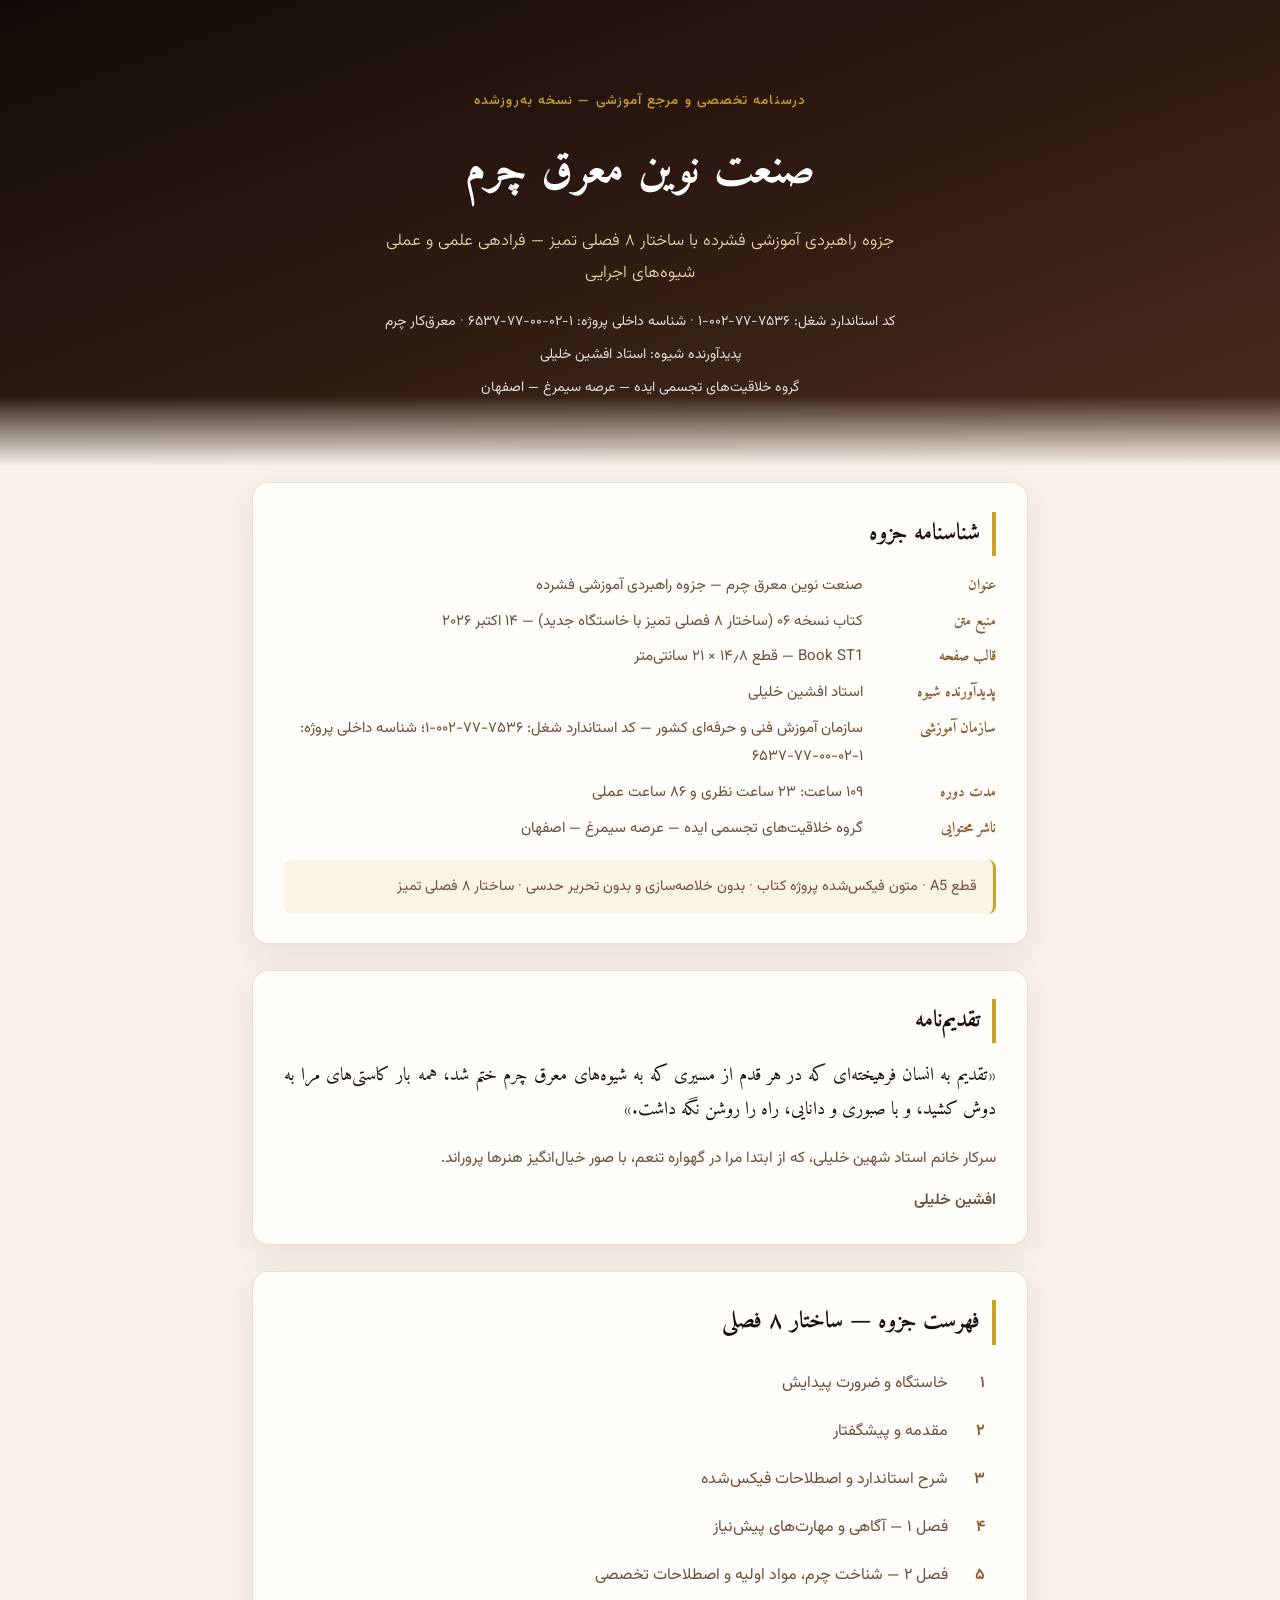
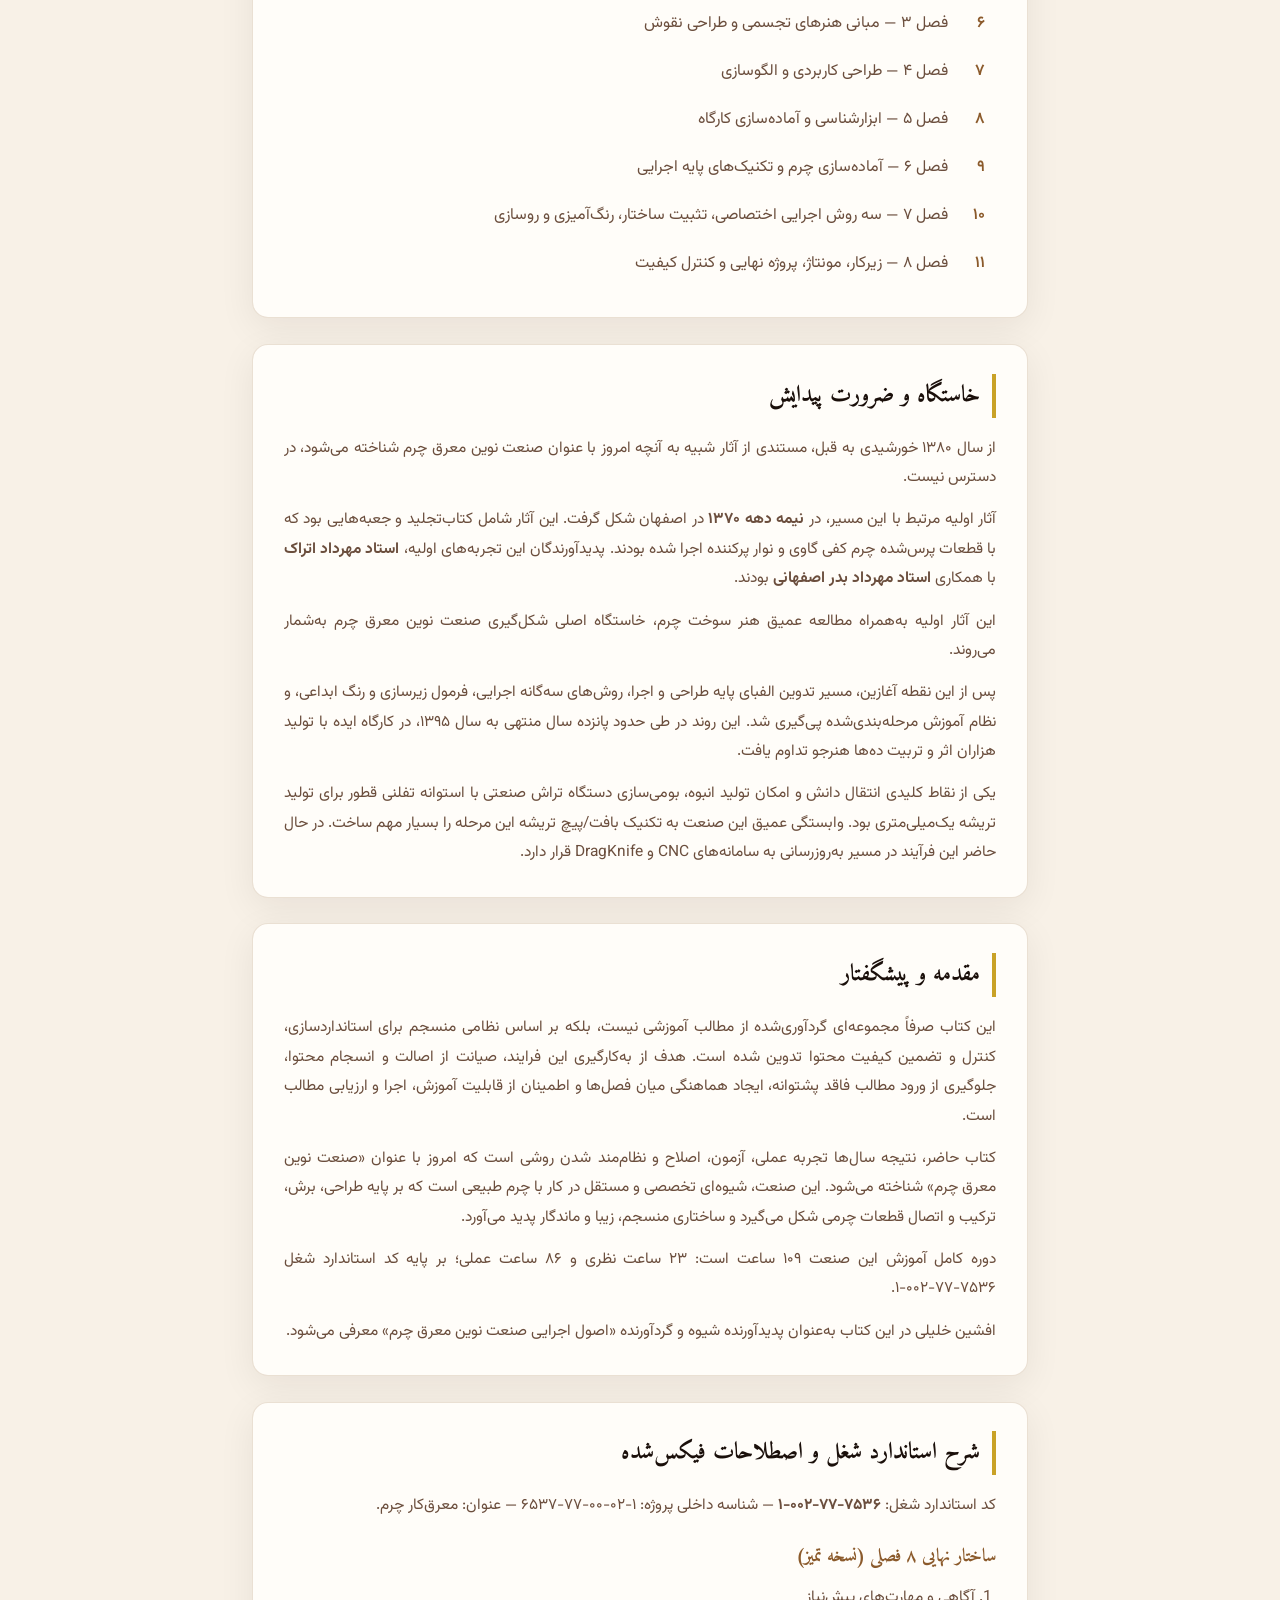
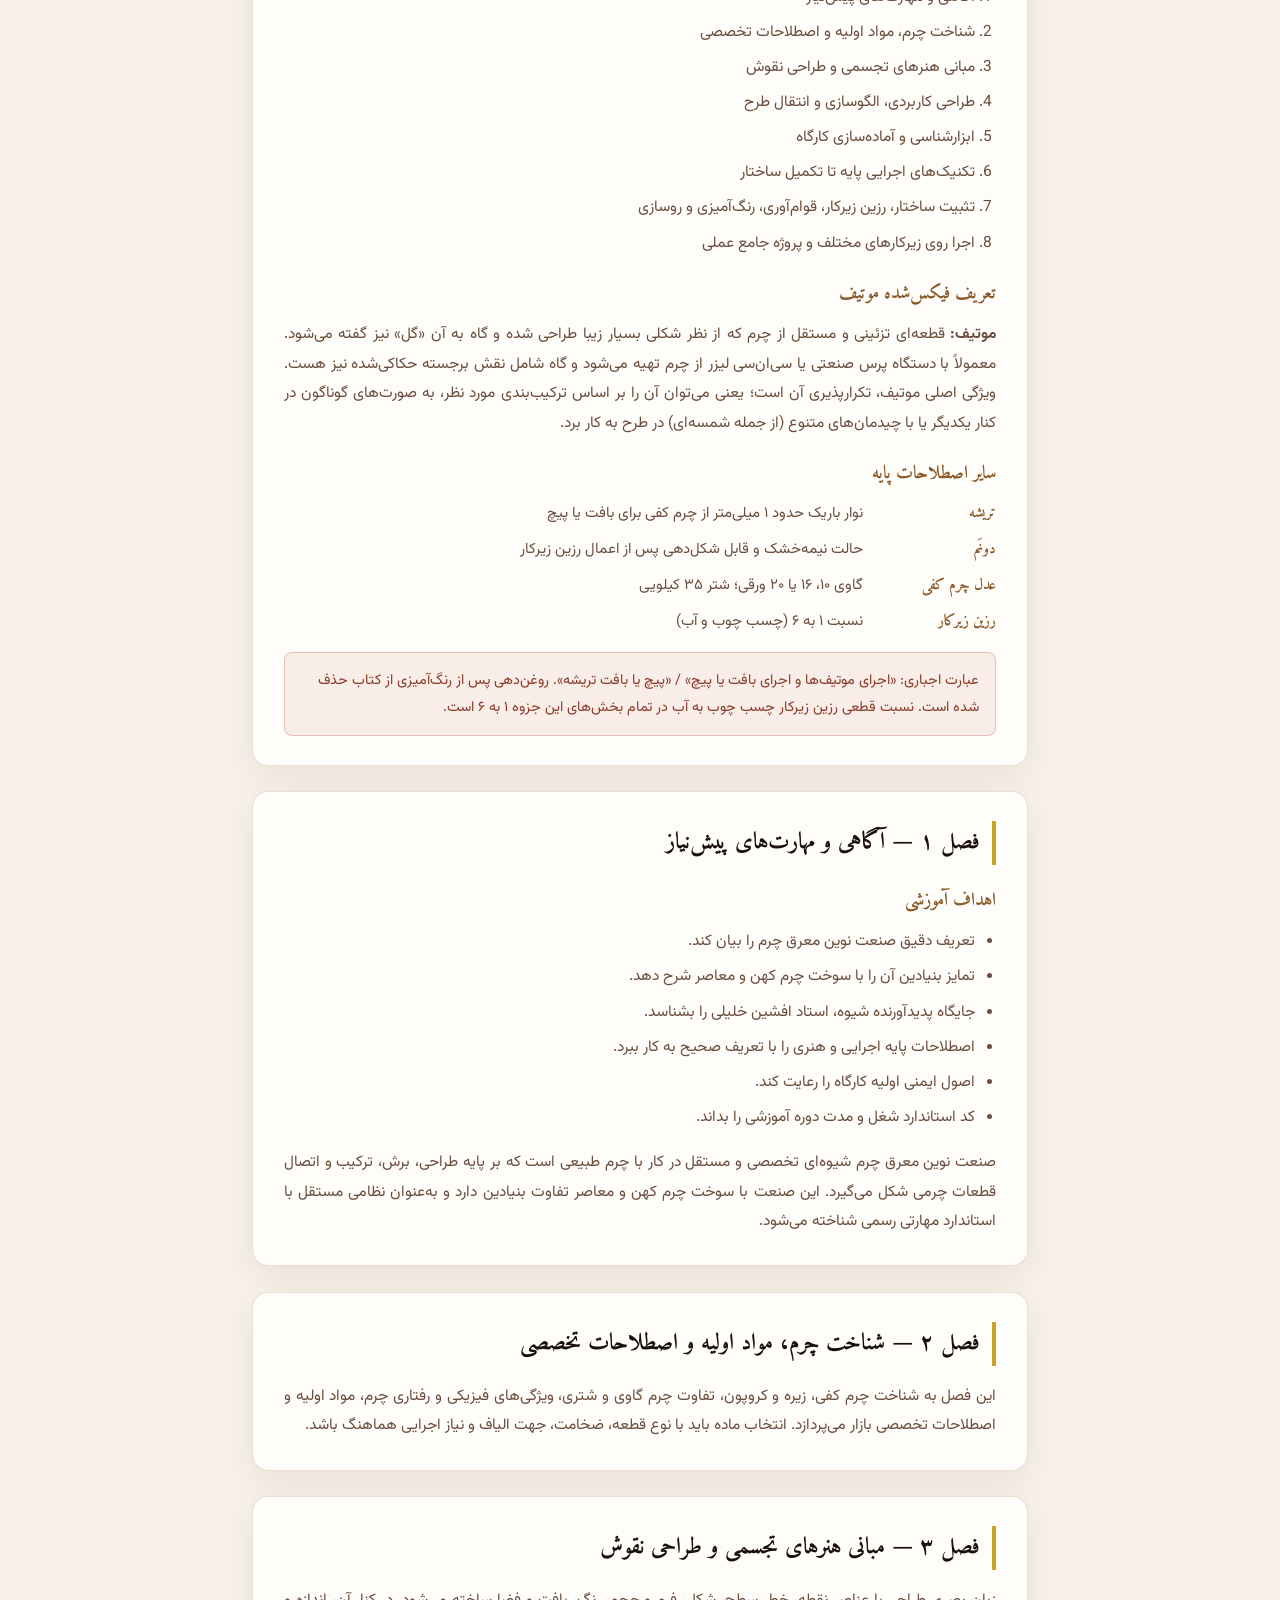
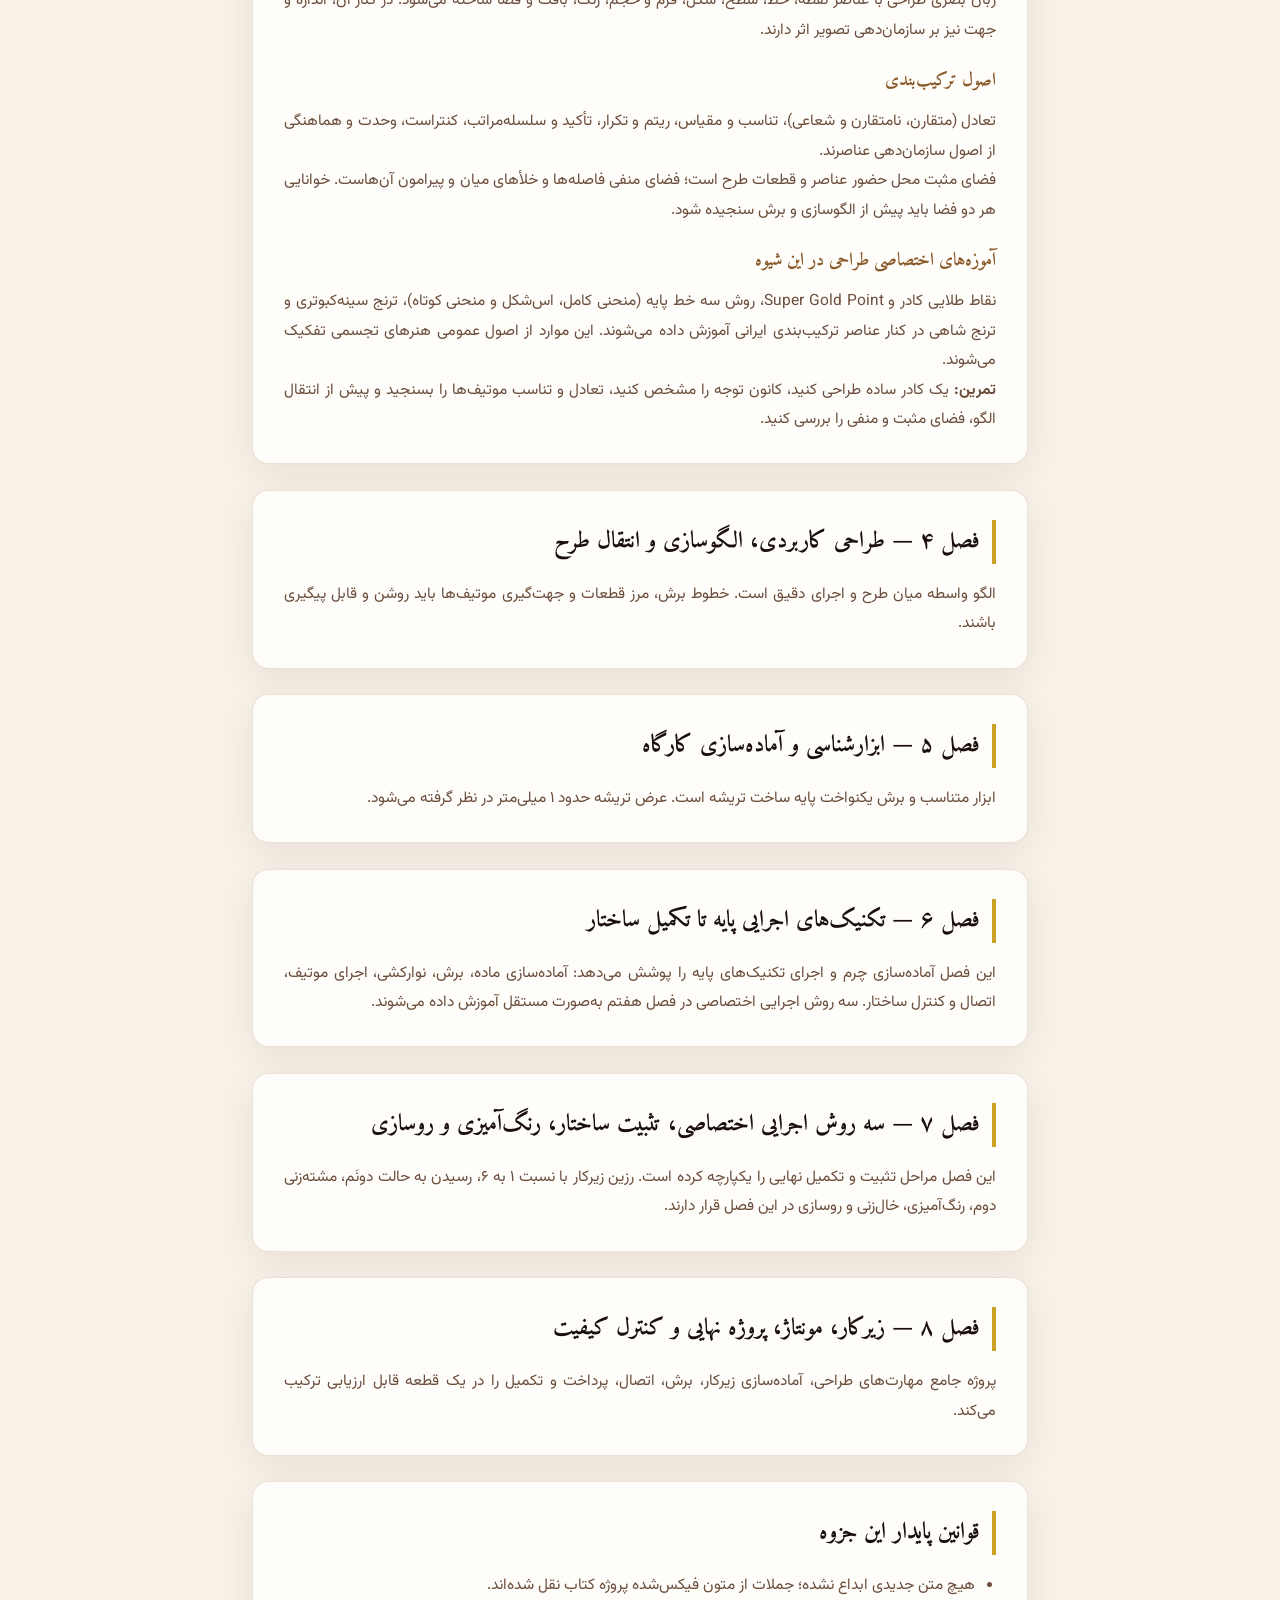
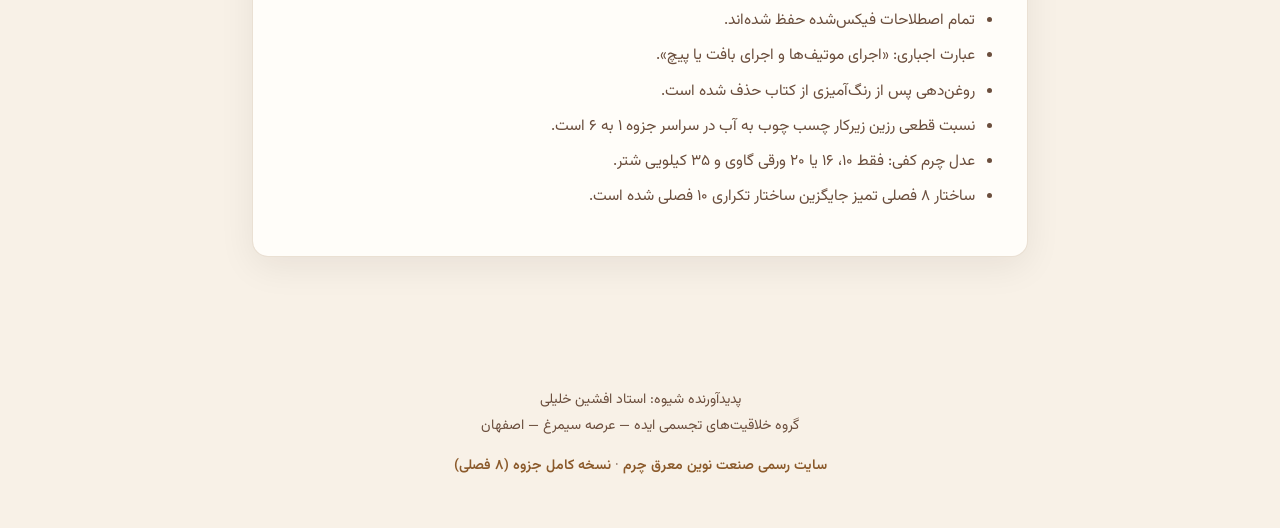
<file: index.html>
<!DOCTYPE html>
<html lang="fa" dir="rtl">
<head>
<meta charset="UTF-8">
<meta name="viewport" content="width=device-width, initial-scale=1.0">
<title>جزوه راهبردی صنعت نوین معرق چرم | ساختار ۸ فصلی | استاد افشین خلیلی</title>
<meta name="description" content="جزوه راهبردی آموزشی فشرده صنعت نوین معرق چرم — ساختار ۸ فصلی تمیز — متون فیکس‌شده — پدیدآورنده شیوه: استاد افشین خلیلی">
<meta name="robots" content="index, follow">
<link rel="canonical" href="https://deepdesigntechnology-design.github.io/moaragh1/">
<link href="https://fonts.googleapis.com/css2?family=Amiri:wght@400;700&family=Vazirmatn:wght@300;400;500;600;700&display=swap" rel="stylesheet">
<style>
:root {
  --ink: #1a0f0a;
  --leather: #8b5a2b;
  --gold: #c9a227;
  --cream: #f8f1e7;
  --soft: #6b4e3d;
  --paper: #fffdf9;
  --line: rgba(139,90,43,.18);
}
* { box-sizing: border-box; margin: 0; padding: 0; }
body {
  font-family: 'Vazirmatn', Tahoma, sans-serif;
  background: var(--cream);
  color: var(--ink);
  line-height: 1.9;
}
.hero {
  background: linear-gradient(160deg, #120c08 0%, #2c1810 45%, #4a2e1c 100%);
  color: #fff;
  text-align: center;
  padding: 5.5rem 1.5rem 4rem;
  position: relative;
}
.hero::after {
  content: '';
  position: absolute;
  bottom: 0; left: 0; right: 0;
  height: 70px;
  background: linear-gradient(to top, var(--cream), transparent);
}
.hero .kicker {
  font-size: .85rem;
  letter-spacing: .08em;
  color: var(--gold);
  margin-bottom: .8rem;
  font-weight: 500;
}
.hero h1 {
  font-family: 'Amiri', serif;
  font-size: clamp(1.9rem, 5vw, 2.9rem);
  font-weight: 700;
  margin-bottom: .7rem;
}
.hero .lead {
  color: #e8d5a3;
  max-width: 560px;
  margin: 0 auto 1.2rem;
  font-weight: 300;
  font-size: 1.05rem;
}
.hero .meta {
  font-size: .88rem;
  opacity: .85;
  margin-top: .4rem;
}
.wrap {
  max-width: 820px;
  margin: 0 auto;
  padding: 1rem 1.4rem 4.5rem;
}
.card {
  background: var(--paper);
  border-radius: 16px;
  border: 1px solid var(--line);
  box-shadow: 0 10px 36px rgba(26,15,10,.07);
  padding: 1.8rem 1.9rem;
  margin-bottom: 1.6rem;
}
.card h2 {
  font-family: 'Amiri', serif;
  font-size: 1.45rem;
  color: var(--ink);
  margin-bottom: 1rem;
  border-right: 4px solid var(--gold);
  padding-right: .75rem;
}
.card h3 {
  font-family: 'Amiri', serif;
  font-size: 1.15rem;
  color: var(--leather);
  margin: 1.2rem 0 .5rem;
}
.card p, .card li {
  font-size: .97rem;
  color: var(--soft);
  text-align: justify;
}
.card ul, .card ol {
  padding-right: 1.3rem;
  margin: .5rem 0 1rem;
}
.card li { margin-bottom: .35rem; }
.dl-grid {
  display: grid;
  grid-template-columns: 7.5rem 1fr;
  gap: .45rem .8rem;
  font-size: .94rem;
}
.dl-grid dt {
  font-family: 'Amiri', serif;
  color: var(--leather);
  font-weight: 700;
}
.dl-grid dd { color: var(--soft); }
.note {
  background: rgba(201,162,39,.1);
  border-right: 3px solid var(--gold);
  padding: .85rem 1rem;
  border-radius: 8px;
  font-size: .9rem;
  color: var(--soft);
  margin-top: 1rem;
}
.warn {
  background: rgba(180,60,40,.08);
  border: 1px solid rgba(180,60,40,.25);
  padding: .85rem 1rem;
  border-radius: 8px;
  font-size: .9rem;
  color: #8a3a28;
  margin-top: 1rem;
}
.toc a {
  display: flex;
  gap: .7rem;
  padding: .55rem .7rem;
  border-radius: 8px;
  text-decoration: none;
  color: var(--soft);
  transition: background .2s;
}
.toc a:hover { background: rgba(201,162,39,.12); color: var(--ink); }
.toc .folio {
  color: var(--leather);
  font-weight: 600;
  min-width: 1.6rem;
}
.footer {
  text-align: center;
  padding: 2rem 1rem 3rem;
  color: var(--soft);
  font-size: .88rem;
}
.footer a { color: var(--leather); text-decoration: none; font-weight: 600; }
@media (max-width: 600px) {
  .card { padding: 1.3rem 1.2rem; }
  .dl-grid { grid-template-columns: 1fr; }
}
</style>
</head>
<body>

<section class="hero">
  <p class="kicker">درسنامه تخصصی و مرجع آموزشی — نسخه به‌روزشده</p>
  <h1>صنعت نوین معرق چرم</h1>
  <p class="lead">جزوه راهبردی آموزشی فشرده با ساختار ۸ فصلی تمیز — فرادهی علمی و عملی شیوه‌های اجرایی</p>
  <p class="meta">کد استاندارد شغل: ۷۵۳۶-۷۷-۰۰۲-۱ · شناسه داخلی پروژه: ۱-۰۲-۰۰-۷۷-۶۵۳۷ · معرق‌کار چرم</p>
  <p class="meta">پدیدآورنده شیوه: استاد افشین خلیلی</p>
  <p class="meta">گروه خلاقیت‌های تجسمی ایده — عرصه سیمرغ — اصفهان</p>
</section>

<div class="wrap">

  <div class="card">
    <h2>شناسنامه جزوه</h2>
    <div class="dl-grid">
      <dt>عنوان</dt><dd>صنعت نوین معرق چرم — جزوه راهبردی آموزشی فشرده</dd>
      <dt>منبع متن</dt><dd>کتاب نسخه ۰۶ (ساختار ۸ فصلی تمیز با خاستگاه جدید) — ۱۴ اکتبر ۲۰۲۶</dd>
      <dt>قالب صفحه</dt><dd>Book ST1 — قطع ۱۴٫۸ × ۲۱ سانتی‌متر</dd>
      <dt>پدیدآورنده شیوه</dt><dd>استاد افشین خلیلی</dd>
      <dt>سازمان آموزشی</dt><dd>سازمان آموزش فنی و حرفه‌ای کشور — کد استاندارد شغل: ۷۵۳۶-۷۷-۰۰۲-۱؛ شناسه داخلی پروژه: ۱-۰۲-۰۰-۷۷-۶۵۳۷</dd>
      <dt>مدت دوره</dt><dd>۱۰۹ ساعت: ۲۳ ساعت نظری و ۸۶ ساعت عملی</dd>
      <dt>ناشر محتوایی</dt><dd>گروه خلاقیت‌های تجسمی ایده — عرصه سیمرغ — اصفهان</dd>
    </div>
    <div class="note">
      قطع A5 · متون فیکس‌شده پروژه کتاب · بدون خلاصه‌سازی و بدون تحریر حدسی · ساختار ۸ فصلی تمیز
    </div>
  </div>

  <div class="card">
    <h2>تقدیم‌نامه</h2>
    <p style="font-family:'Amiri',serif; font-size:1.15rem; line-height:1.85; color:var(--ink); margin-bottom:1rem;">
      «تقدیم به انسان فرهیخته‌ای که در هر قدم از مسیری که به شیوه‌های معرق چرم ختم شد، همه بار کاستی‌های مرا به دوش کشید، و با صبوری و دانایی، راه را روشن نگه داشت.»
    </p>
    <p>سرکار خانم استاد شهین خلیلی، که از ابتدا مرا در گهواره تنعم، با صور خیال‌انگیز هنرها پروراند.</p>
    <p style="margin-top:.8rem; font-weight:600;">افشین خلیلی</p>
  </div>

  <div class="card">
    <h2>فهرست جزوه — ساختار ۸ فصلی</h2>
    <nav class="toc">
      <a href="#origin"><span class="folio">۱</span> خاستگاه و ضرورت پیدایش</a>
      <a href="#preface"><span class="folio">۲</span> مقدمه و پیشگفتار</a>
      <a href="#std"><span class="folio">۳</span> شرح استاندارد و اصطلاحات فیکس‌شده</a>
      <a href="#ch1"><span class="folio">۴</span> فصل ۱ — آگاهی و مهارت‌های پیش‌نیاز</a>
      <a href="#ch2"><span class="folio">۵</span> فصل ۲ — شناخت چرم، مواد اولیه و اصطلاحات تخصصی</a>
      <a href="#ch3"><span class="folio">۶</span> فصل ۳ — مبانی هنرهای تجسمی و طراحی نقوش</a>
      <a href="#ch4"><span class="folio">۷</span> فصل ۴ — طراحی کاربردی و الگوسازی</a>
      <a href="#ch5"><span class="folio">۸</span> فصل ۵ — ابزارشناسی و آماده‌سازی کارگاه</a>
      <a href="#ch6"><span class="folio">۹</span> فصل ۶ — آماده‌سازی چرم و تکنیک‌های پایه اجرایی</a>
      <a href="#ch7"><span class="folio">۱۰</span> فصل ۷ — سه روش اجرایی اختصاصی، تثبیت ساختار، رنگ‌آمیزی و روسازی</a>
      <a href="#ch8"><span class="folio">۱۱</span> فصل ۸ — زیرکار، مونتاژ، پروژه نهایی و کنترل کیفیت</a>
    </nav>
  </div>

  <div class="card" id="origin">
    <h2>خاستگاه و ضرورت پیدایش</h2>
    <p>از سال ۱۳۸۰ خورشیدی به قبل، مستندی از آثار شبیه به آنچه امروز با عنوان صنعت نوین معرق چرم شناخته می‌شود، در دسترس نیست.</p>
    <p style="margin-top:.8rem;">آثار اولیه مرتبط با این مسیر، در <strong>نیمه دهه ۱۳۷۰</strong> در اصفهان شکل گرفت. این آثار شامل کتاب‌تجلید و جعبه‌هایی بود که با قطعات پرس‌شده چرم کفی گاوی و نوار پرکننده اجرا شده بودند. پدیدآورندگان این تجربه‌های اولیه، <strong>استاد مهرداد اتراک</strong> با همکاری <strong>استاد مهرداد بدر اصفهانی</strong> بودند.</p>
    <p style="margin-top:.8rem;">این آثار اولیه به‌همراه مطالعه عمیق هنر سوخت چرم، خاستگاه اصلی شکل‌گیری صنعت نوین معرق چرم به‌شمار می‌روند.</p>
    <p style="margin-top:.8rem;">پس از این نقطه آغازین، مسیر تدوین الفبای پایه طراحی و اجرا، روش‌های سه‌گانه اجرایی، فرمول زیرسازی و رنگ ابداعی، و نظام آموزش مرحله‌بندی‌شده پی‌گیری شد. این روند در طی حدود پانزده سال منتهی به سال ۱۳۹۵، در کارگاه ایده با تولید هزاران اثر و تربیت ده‌ها هنرجو تداوم یافت.</p>
    <p style="margin-top:.8rem;">یکی از نقاط کلیدی انتقال دانش و امکان تولید انبوه، بومی‌سازی دستگاه تراش صنعتی با استوانه تفلنی قطور برای تولید تریشه یک‌میلی‌متری بود. وابستگی عمیق این صنعت به تکنیک بافت/پیچ تریشه این مرحله را بسیار مهم ساخت. در حال حاضر این فرآیند در مسیر به‌روزرسانی به سامانه‌های CNC و DragKnife قرار دارد.</p>
  </div>

  <div class="card" id="preface">
    <h2>مقدمه و پیشگفتار</h2>
    <p>این کتاب صرفاً مجموعه‌ای گردآوری‌شده از مطالب آموزشی نیست، بلکه بر اساس نظامی منسجم برای استانداردسازی، کنترل و تضمین کیفیت محتوا تدوین شده است. هدف از به‌کارگیری این فرایند، صیانت از اصالت و انسجام محتوا، جلوگیری از ورود مطالب فاقد پشتوانه، ایجاد هماهنگی میان فصل‌ها و اطمینان از قابلیت آموزش، اجرا و ارزیابی مطالب است.</p>
    <p style="margin-top:.8rem;">کتاب حاضر، نتیجه سال‌ها تجربه عملی، آزمون، اصلاح و نظام‌مند شدن روشی است که امروز با عنوان «صنعت نوین معرق چرم» شناخته می‌شود. این صنعت، شیوه‌ای تخصصی و مستقل در کار با چرم طبیعی است که بر پایه طراحی، برش، ترکیب و اتصال قطعات چرمی شکل می‌گیرد و ساختاری منسجم، زیبا و ماندگار پدید می‌آورد.</p>
    <p style="margin-top:.8rem;">دوره کامل آموزش این صنعت ۱۰۹ ساعت است: ۲۳ ساعت نظری و ۸۶ ساعت عملی؛ بر پایه کد استاندارد شغل ۷۵۳۶-۷۷-۰۰۲-۱.</p>
    <p style="margin-top:.8rem;">افشین خلیلی در این کتاب به‌عنوان پدیدآورنده شیوه و گردآورنده «اصول اجرایی صنعت نوین معرق چرم» معرفی می‌شود.</p>
  </div>

  <div class="card" id="std">
    <h2>شرح استاندارد شغل و اصطلاحات فیکس‌شده</h2>
    <p>کد استاندارد شغل: <strong>۷۵۳۶-۷۷-۰۰۲-۱</strong> — شناسه داخلی پروژه: ۱-۰۲-۰۰-۷۷-۶۵۳۷ — عنوان: معرق‌کار چرم.</p>
    <h3>ساختار نهایی ۸ فصلی (نسخه تمیز)</h3>
    <ol>
      <li>آگاهی و مهارت‌های پیش‌نیاز</li>
      <li>شناخت چرم، مواد اولیه و اصطلاحات تخصصی</li>
      <li>مبانی هنرهای تجسمی و طراحی نقوش</li>
      <li>طراحی کاربردی، الگوسازی و انتقال طرح</li>
      <li>ابزارشناسی و آماده‌سازی کارگاه</li>
      <li>تکنیک‌های اجرایی پایه تا تکمیل ساختار</li>
      <li>تثبیت ساختار، رزین زیرکار، قوام‌آوری، رنگ‌آمیزی و روسازی</li>
      <li>اجرا روی زیرکارهای مختلف و پروژه جامع عملی</li>
    </ol>
    <h3>تعریف فیکس‌شده موتیف</h3>
    <p><strong>موتیف:</strong> قطعه‌ای تزئینی و مستقل از چرم که از نظر شکلی بسیار زیبا طراحی شده و گاه به آن «گل» نیز گفته می‌شود. معمولاً با دستگاه پرس صنعتی یا سی‌ان‌سی لیزر از چرم تهیه می‌شود و گاه شامل نقش برجسته حکاکی‌شده نیز هست. ویژگی اصلی موتیف، تکرارپذیری آن است؛ یعنی می‌توان آن را بر اساس ترکیب‌بندی مورد نظر، به صورت‌های گوناگون در کنار یکدیگر یا با چیدمان‌های متنوع (از جمله شمسه‌ای) در طرح به کار برد.</p>
    <h3>سایر اصطلاحات پایه</h3>
    <div class="dl-grid">
      <dt>تریشه</dt><dd>نوار باریک حدود ۱ میلی‌متر از چرم کفی برای بافت یا پیچ</dd>
      <dt>دونَم</dt><dd>حالت نیمه‌خشک و قابل شکل‌دهی پس از اعمال رزین زیرکار</dd>
      <dt>عدل چرم کفی</dt><dd>گاوی ۱۰، ۱۶ یا ۲۰ ورقی؛ شتر ۳۵ کیلویی</dd>
      <dt>رزین زیرکار</dt><dd>نسبت ۱ به ۶ (چسب چوب و آب)</dd>
    </div>
    <div class="warn">
      عبارت اجباری: «اجرای موتیف‌ها و اجرای بافت یا پیچ» / «پیچ یا بافت تریشه». روغن‌دهی پس از رنگ‌آمیزی از کتاب حذف شده است. نسبت قطعی رزین زیرکار چسب چوب به آب در تمام بخش‌های این جزوه ۱ به ۶ است.
    </div>
  </div>

  <div class="card" id="ch1">
    <h2>فصل ۱ — آگاهی و مهارت‌های پیش‌نیاز</h2>
    <h3>اهداف آموزشی</h3>
    <ul>
      <li>تعریف دقیق صنعت نوین معرق چرم را بیان کند.</li>
      <li>تمایز بنیادین آن را با سوخت چرم کهن و معاصر شرح دهد.</li>
      <li>جایگاه پدیدآورنده شیوه، استاد افشین خلیلی را بشناسد.</li>
      <li>اصطلاحات پایه اجرایی و هنری را با تعریف صحیح به کار ببرد.</li>
      <li>اصول ایمنی اولیه کارگاه را رعایت کند.</li>
      <li>کد استاندارد شغل و مدت دوره آموزشی را بداند.</li>
    </ul>
    <p style="margin-top:1rem;">صنعت نوین معرق چرم شیوه‌ای تخصصی و مستقل در کار با چرم طبیعی است که بر پایه طراحی، برش، ترکیب و اتصال قطعات چرمی شکل می‌گیرد. این صنعت با سوخت چرم کهن و معاصر تفاوت بنیادین دارد و به‌عنوان نظامی مستقل با استاندارد مهارتی رسمی شناخته می‌شود.</p>
  </div>

  <div class="card" id="ch2">
    <h2>فصل ۲ — شناخت چرم، مواد اولیه و اصطلاحات تخصصی</h2>
    <p>این فصل به شناخت چرم کفی، زیره و کروپون، تفاوت چرم گاوی و شتری، ویژگی‌های فیزیکی و رفتاری چرم، مواد اولیه و اصطلاحات تخصصی بازار می‌پردازد. انتخاب ماده باید با نوع قطعه، ضخامت، جهت الیاف و نیاز اجرایی هماهنگ باشد.</p>
  </div>

  <div class="card" id="ch3">
    <h2>فصل ۳ — مبانی هنرهای تجسمی و طراحی نقوش</h2>
    <p>زبان بصری طراحی با عناصر نقطه، خط، سطح، شکل، فرم و حجم، رنگ، بافت و فضا ساخته می‌شود. در کنار آن، اندازه و جهت نیز بر سازمان‌دهی تصویر اثر دارند.</p>
    <h3>اصول ترکیب‌بندی</h3>
    <p>تعادل (متقارن، نامتقارن و شعاعی)، تناسب و مقیاس، ریتم و تکرار، تأکید و سلسله‌مراتب، کنتراست، وحدت و هماهنگی از اصول سازمان‌دهی عناصرند.</p>
    <p>فضای مثبت محل حضور عناصر و قطعات طرح است؛ فضای منفی فاصله‌ها و خلأهای میان و پیرامون آن‌هاست. خوانایی هر دو فضا باید پیش از الگوسازی و برش سنجیده شود.</p>
    <h3>آموزه‌های اختصاصی طراحی در این شیوه</h3>
    <p>نقاط طلایی کادر و Super Gold Point، روش سه خط پایه (منحنی کامل، اس‌شکل و منحنی کوتاه)، ترنج سینه‌کبوتری و ترنج شاهی در کنار عناصر ترکیب‌بندی ایرانی آموزش داده می‌شوند. این موارد از اصول عمومی هنرهای تجسمی تفکیک می‌شوند.</p>
    <p><strong>تمرین:</strong> یک کادر ساده طراحی کنید، کانون توجه را مشخص کنید، تعادل و تناسب موتیف‌ها را بسنجید و پیش از انتقال الگو، فضای مثبت و منفی را بررسی کنید.</p>
  </div>

  <div class="card" id="ch4">
    <h2>فصل ۴ — طراحی کاربردی، الگوسازی و انتقال طرح</h2>
    <p>الگو واسطه میان طرح و اجرای دقیق است. خطوط برش، مرز قطعات و جهت‌گیری موتیف‌ها باید روشن و قابل پیگیری باشند.</p>
  </div>

  <div class="card" id="ch5">
    <h2>فصل ۵ — ابزارشناسی و آماده‌سازی کارگاه</h2>
    <p>ابزار متناسب و برش یکنواخت پایه ساخت تریشه است. عرض تریشه حدود ۱ میلی‌متر در نظر گرفته می‌شود.</p>
  </div>

  <div class="card" id="ch6">
    <h2>فصل ۶ — تکنیک‌های اجرایی پایه تا تکمیل ساختار</h2>
    <p>این فصل آماده‌سازی چرم و اجرای تکنیک‌های پایه را پوشش می‌دهد: آماده‌سازی ماده، برش، نوارکشی، اجرای موتیف، اتصال و کنترل ساختار. سه روش اجرایی اختصاصی در فصل هفتم به‌صورت مستقل آموزش داده می‌شوند.</p>
  </div>

  <div class="card" id="ch7">
    <h2>فصل ۷ — سه روش اجرایی اختصاصی، تثبیت ساختار، رنگ‌آمیزی و روسازی</h2>
    <p>این فصل مراحل تثبیت و تکمیل نهایی را یکپارچه کرده است. رزین زیرکار با نسبت ۱ به ۶، رسیدن به حالت دونَم، مشته‌زنی دوم، رنگ‌آمیزی، خال‌زنی و روسازی در این فصل قرار دارند.</p>
  </div>

  <div class="card" id="ch8">
    <h2>فصل ۸ — زیرکار، مونتاژ، پروژه نهایی و کنترل کیفیت</h2>
    <p>پروژه جامع مهارت‌های طراحی، آماده‌سازی زیرکار، برش، اتصال، پرداخت و تکمیل را در یک قطعه قابل ارزیابی ترکیب می‌کند.</p>
  </div>

  <div class="card">
    <h2>قوانین پایدار این جزوه</h2>
    <ul>
      <li>هیچ متن جدیدی ابداع نشده؛ جملات از متون فیکس‌شده پروژه کتاب نقل شده‌اند.</li>
      <li>تمام اصطلاحات فیکس‌شده حفظ شده‌اند.</li>
      <li>عبارت اجباری: «اجرای موتیف‌ها و اجرای بافت یا پیچ».</li>
      <li>روغن‌دهی پس از رنگ‌آمیزی از کتاب حذف شده است.</li>
      <li>نسبت قطعی رزین زیرکار چسب چوب به آب در سراسر جزوه ۱ به ۶ است.</li>
      <li>عدل چرم کفی: فقط ۱۰، ۱۶ یا ۲۰ ورقی گاوی و ۳۵ کیلویی شتر.</li>
      <li>ساختار ۸ فصلی تمیز جایگزین ساختار تکراری ۱۰ فصلی شده است.</li>
    </ul>
  </div>

</div>

<footer class="footer">
  <p>پدیدآورنده شیوه: استاد افشین خلیلی</p>
  <p>گروه خلاقیت‌های تجسمی ایده — عرصه سیمرغ — اصفهان</p>
  <p style="margin-top:.8rem;">
    <a href="https://deepdesigntechnology-design.github.io/novin-leather-marquetry/">سایت رسمی صنعت نوین معرق چرم</a>
    ·
    <a href="booklet.html">نسخه کامل جزوه (۸ فصلی)</a>
  </p>
</footer>

</body>
</html>
</file>
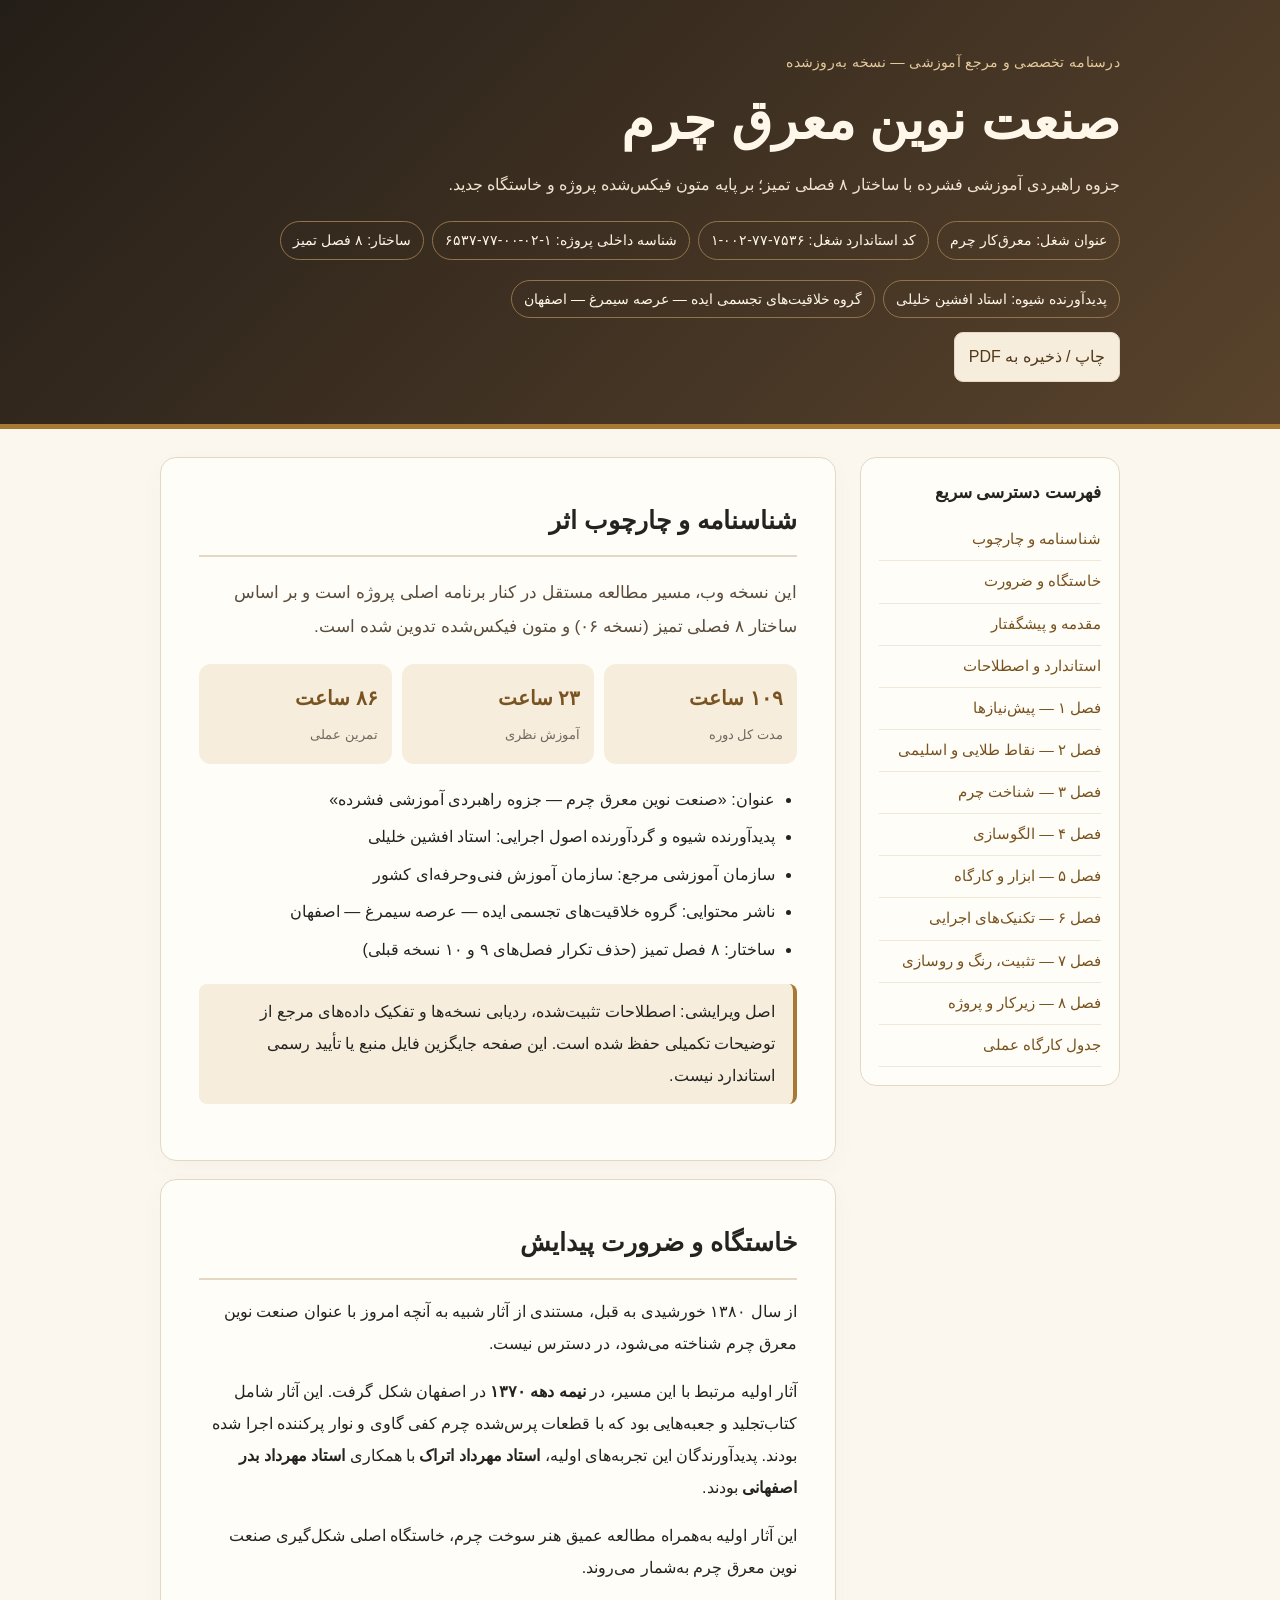
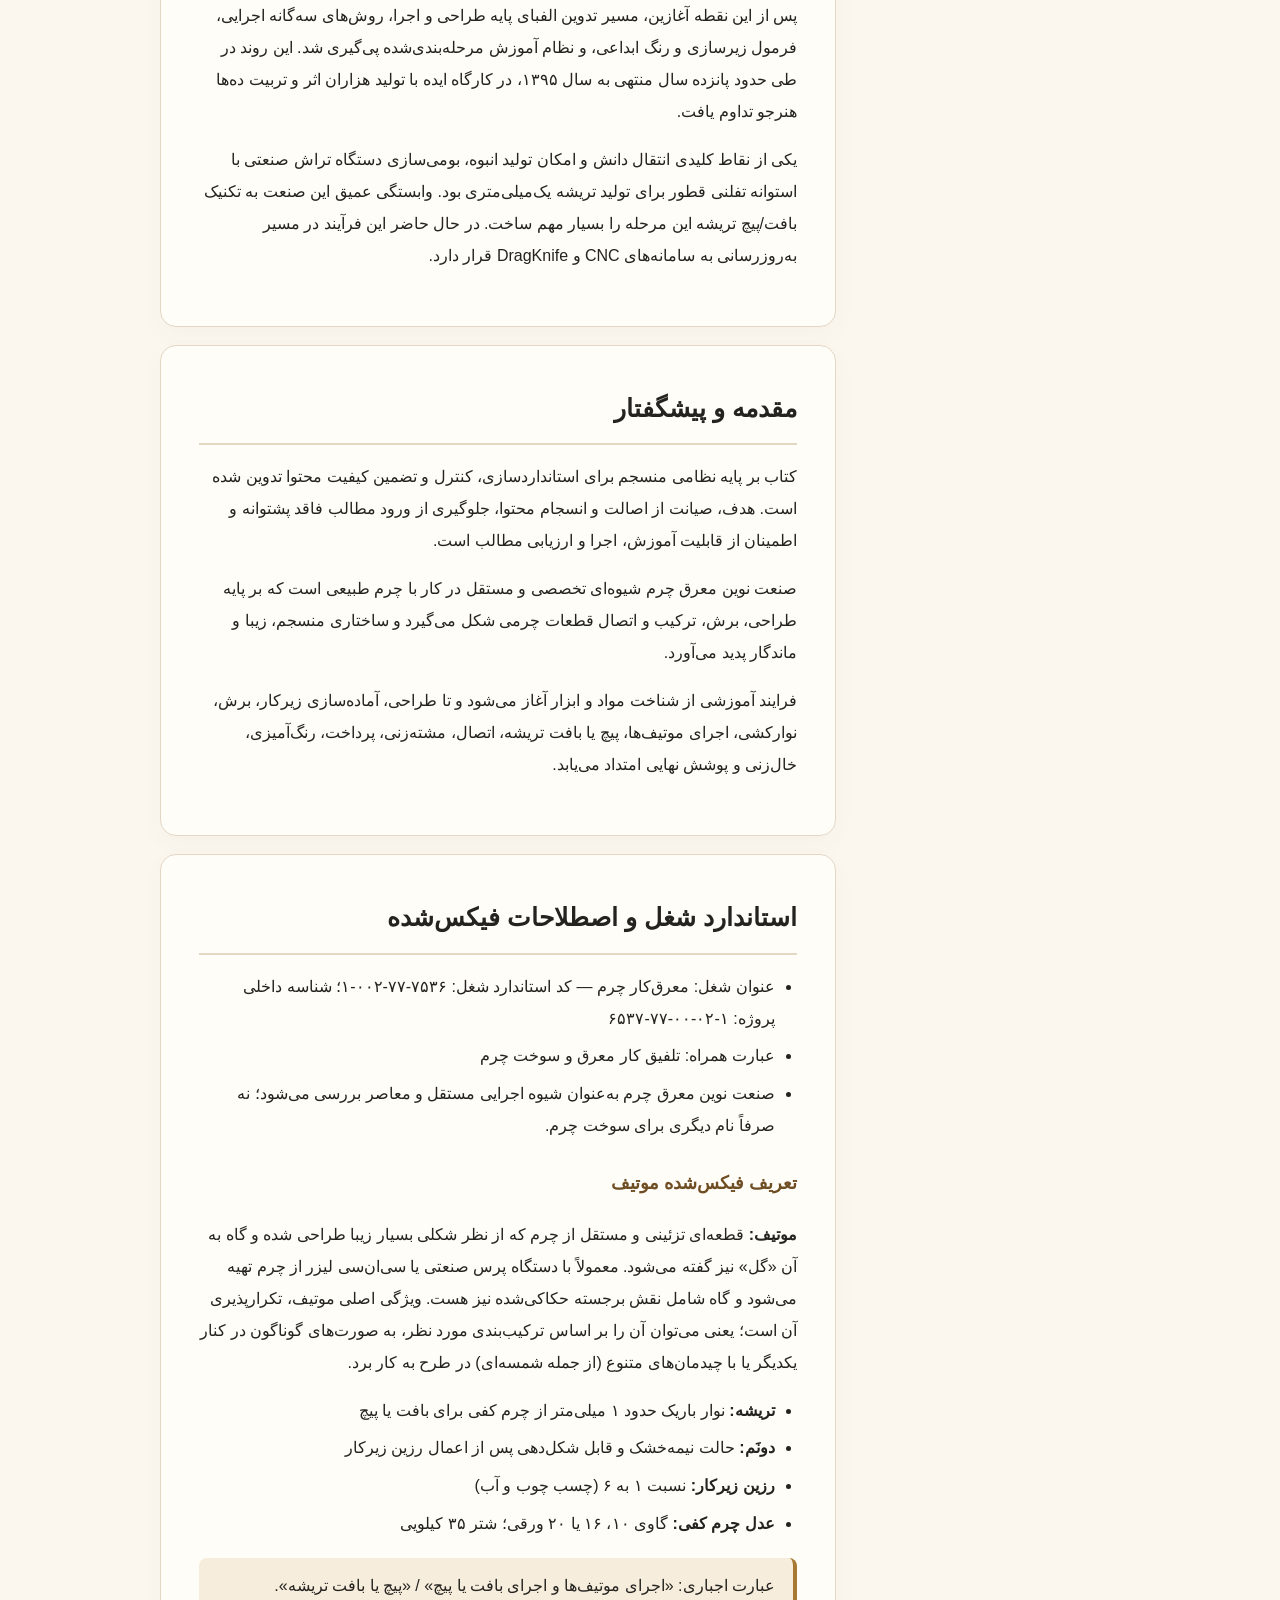
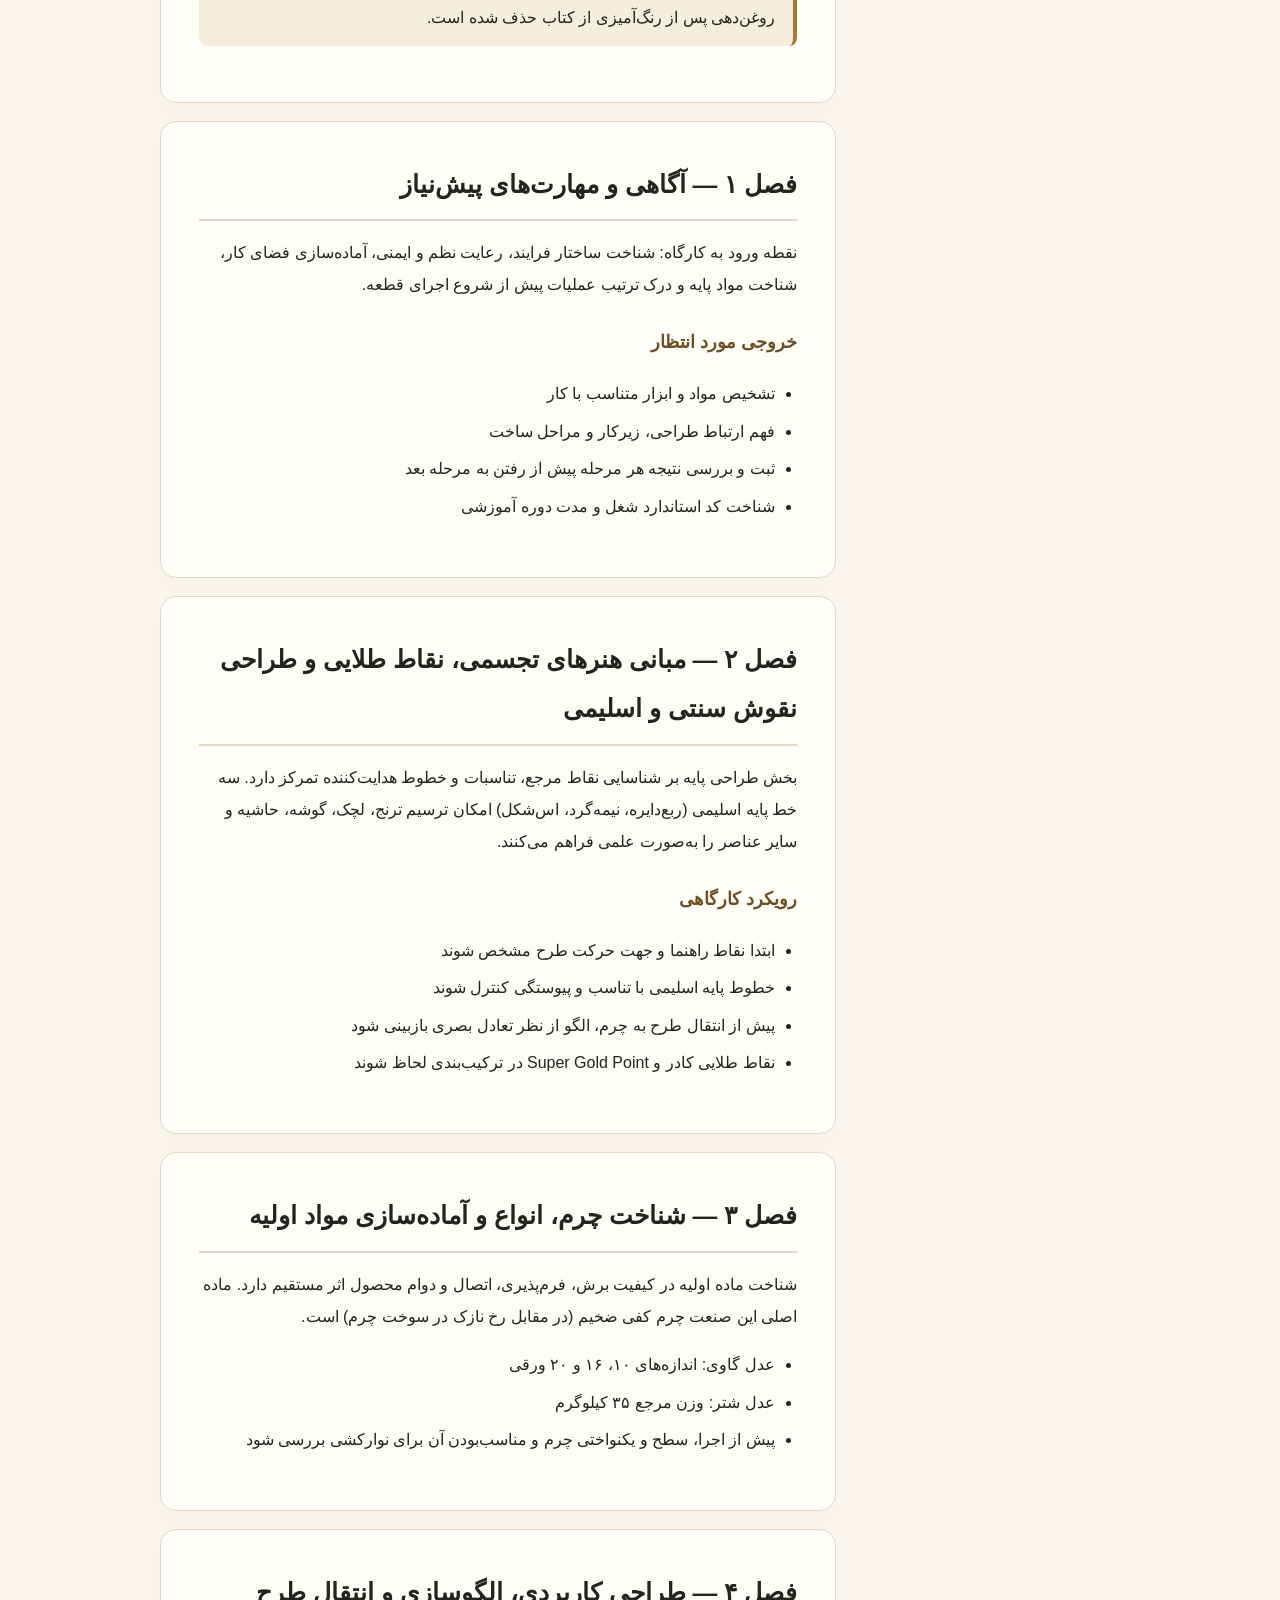
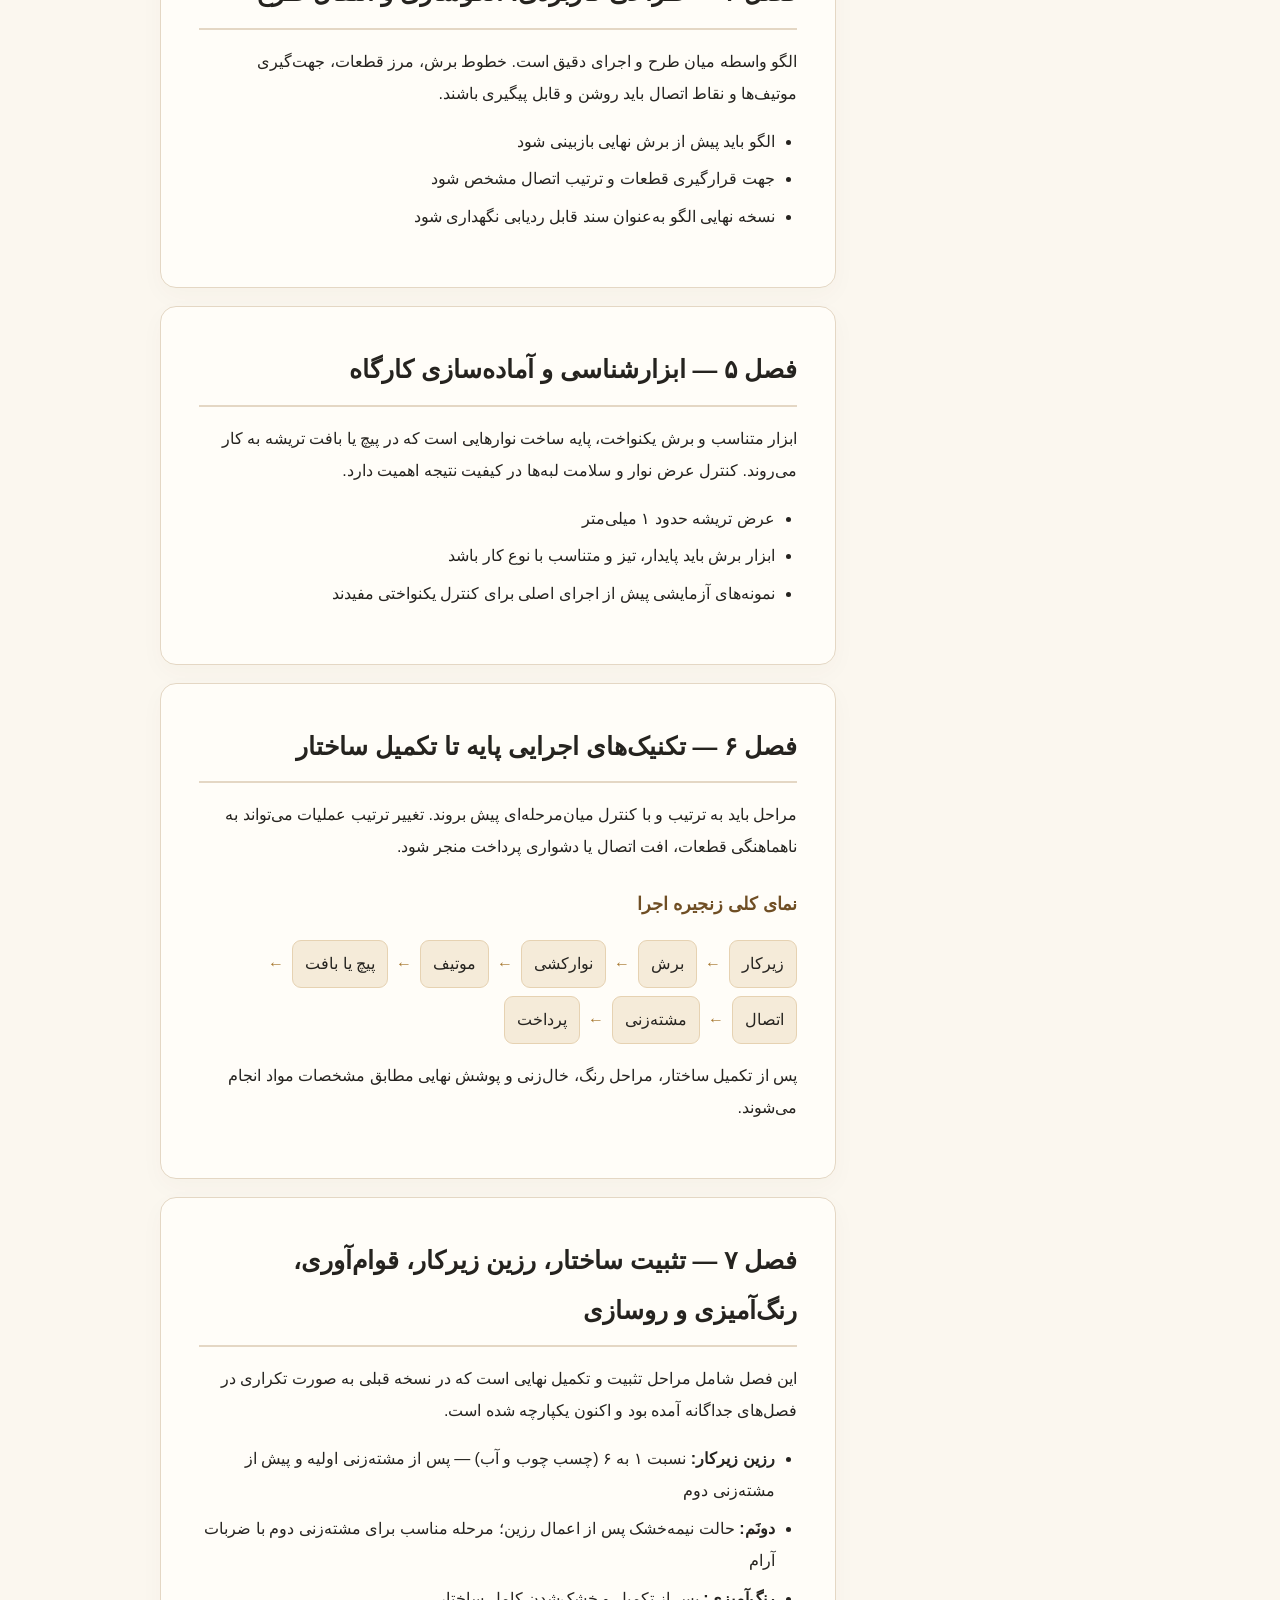
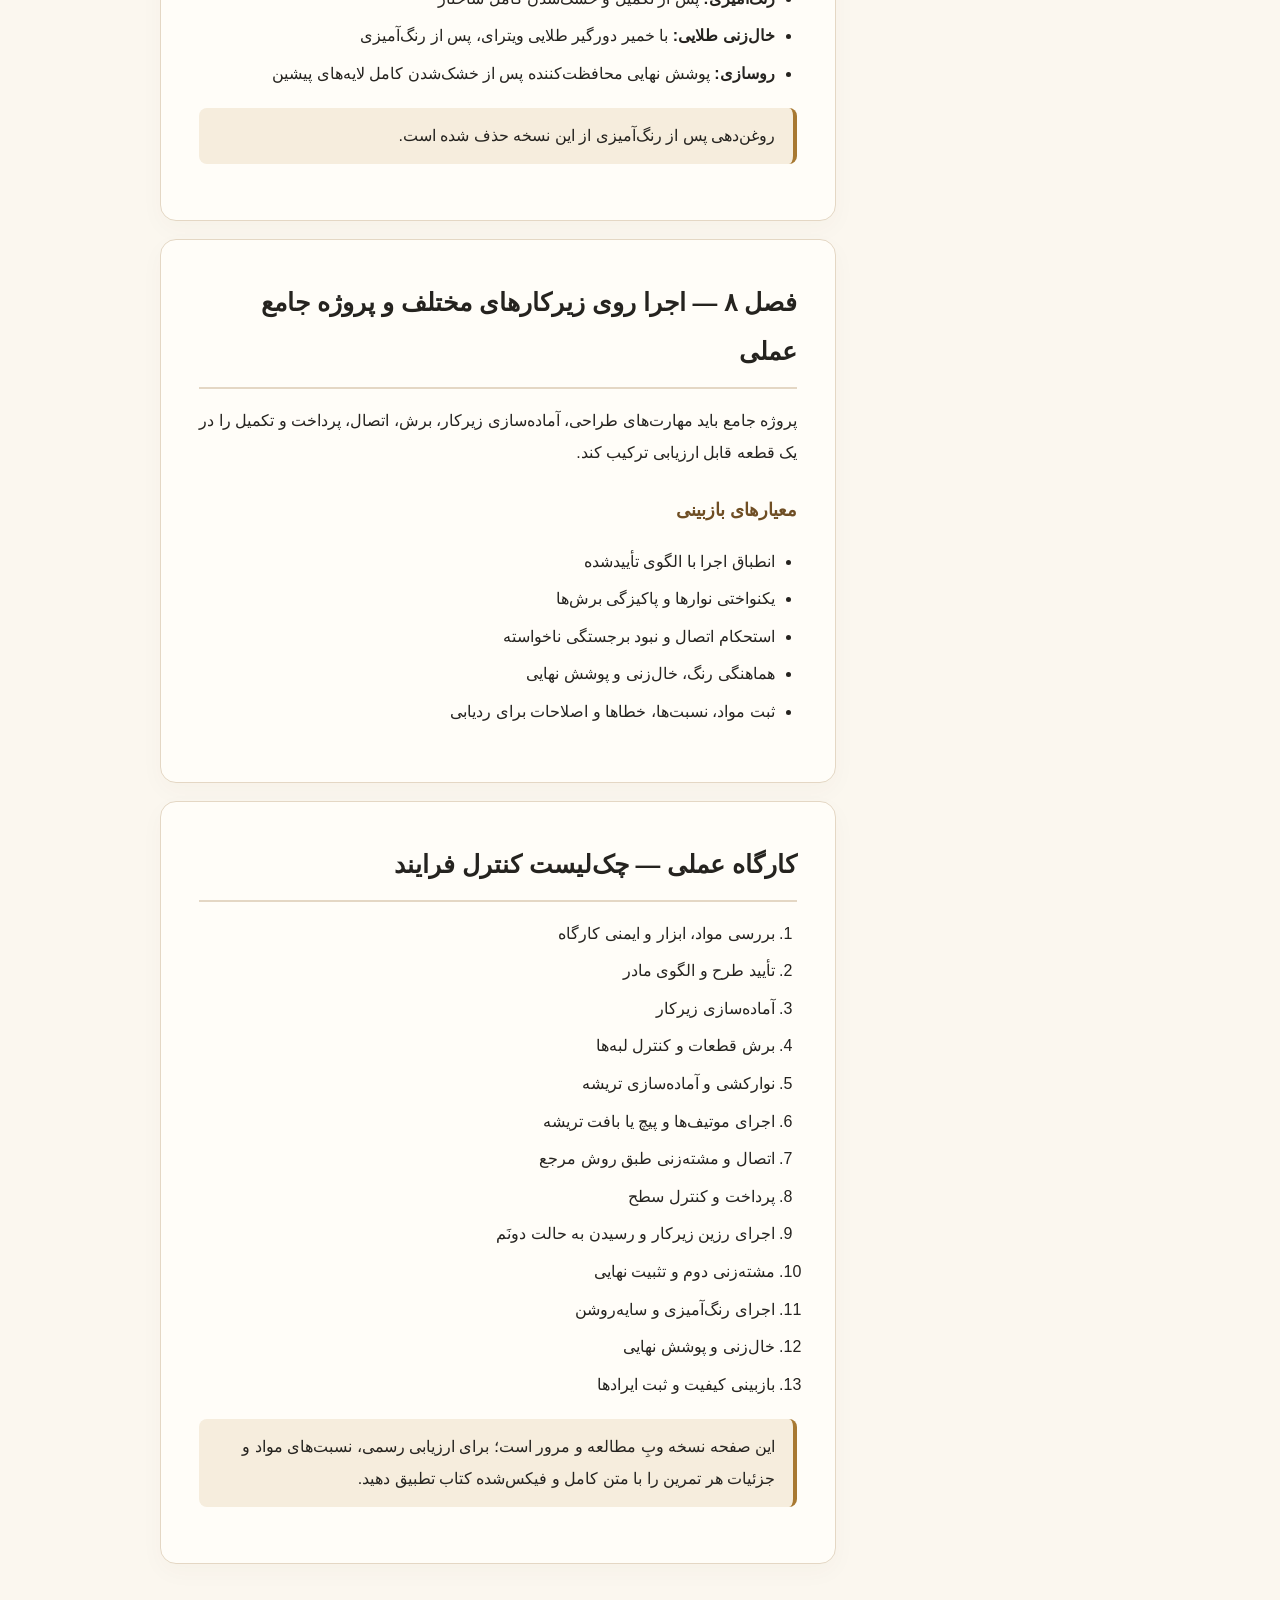
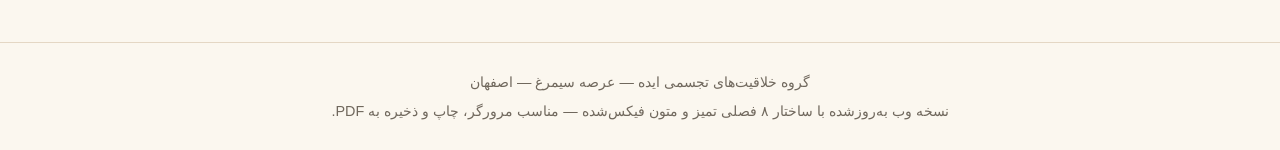
<file: booklet.html>
<!doctype html>
<html lang="fa" dir="rtl">
<head>
<meta charset="utf-8">
<meta name="viewport" content="width=device-width,initial-scale=1">
<meta name="description" content="نسخه وب جزوه راهبردی آموزشی صنعت نوین معرق چرم — ساختار ۸ فصلی تمیز با خاستگاه و اصطلاحات فیکس‌شده">
<title>صنعت نوین معرق چرم | جزوه راهبردی ۸ فصلی</title>
<style>
:root{--ink:#25231f;--muted:#70685d;--paper:#fbf7ef;--card:#fffdf8;--line:#e4d7c4;--gold:#a87932;--dark:#30271e}
*{box-sizing:border-box}html{scroll-behavior:smooth}body{margin:0;background:var(--paper);color:var(--ink);font-family:Tahoma,"Noto Naskh Arabic",sans-serif;line-height:2}
a{color:#77521e;text-decoration:none}a:hover{text-decoration:underline}.top{background:linear-gradient(135deg,#241e18,#59432c);color:#fff7e9;padding:48px 20px 42px;border-bottom:5px solid var(--gold)}.wrap{max-width:1000px;margin:auto;padding:0 20px}.eyebrow{letter-spacing:.02em;color:#e4c99b;font-size:.9rem}.top h1{font-size:clamp(2rem,5vw,3.3rem);line-height:1.45;margin:.4rem 0}.top p{max-width:760px;color:#f0e4d1;margin:.6rem 0}.meta{display:flex;flex-wrap:wrap;gap:8px;margin-top:20px}.meta span{border:1px solid #92734b;border-radius:999px;padding:4px 12px;font-size:.88rem}.layout{display:grid;grid-template-columns:260px minmax(0,1fr);gap:24px;align-items:start;margin:28px auto 60px}.toc{position:sticky;top:16px;background:var(--card);border:1px solid var(--line);border-radius:16px;padding:18px}.toc h2{font-size:1.05rem;margin:0 0 10px}.toc a{display:block;padding:6px 0;border-bottom:1px solid #f0e7d9;font-size:.91rem}.content{min-width:0}.page{background:var(--card);border:1px solid var(--line);border-radius:16px;padding:clamp(20px,4vw,38px);margin-bottom:18px;box-shadow:0 8px 24px #5b3f1808}.page h2{font-size:1.55rem;margin:0 0 16px;padding-bottom:10px;border-bottom:2px solid var(--line)}.page h3{font-size:1.1rem;color:#6f4e24;margin-top:24px}.lead{font-size:1.08rem;color:#594c3d}.callout{border-right:4px solid var(--gold);background:#f6eddd;padding:12px 18px;border-radius:8px;margin:18px 0}.stats{display:grid;grid-template-columns:repeat(3,minmax(0,1fr));gap:10px;margin:20px 0}.stat{background:#f6eddd;padding:14px;border-radius:12px}.stat strong{display:block;font-size:1.25rem;color:#795321}.stat small{color:var(--muted)}ul,ol{padding-right:1.4rem}li{margin:.35rem 0}.flow{display:flex;flex-wrap:wrap;gap:8px;align-items:center}.flow span{background:#f5ebd9;border:1px solid #e6d2b2;padding:7px 12px;border-radius:9px}.flow b{color:var(--gold)}footer{text-align:center;color:var(--muted);padding:25px 16px;border-top:1px solid var(--line);font-size:.9rem}.print{display:inline-block;margin-top:14px;background:#f6eddd;color:#51391a;padding:8px 14px;border-radius:9px;border:1px solid var(--line);cursor:pointer;font:inherit}
@media(max-width:760px){.layout{grid-template-columns:1fr}.toc{position:static}.toc nav{columns:2}.stats{grid-template-columns:1fr}.top{padding-top:34px}}@media print{body{background:white}.top{background:white;color:#111;border-bottom:2px solid #777;padding:20px}.top p,.eyebrow{color:#333}.layout{display:block;margin:0}.toc{display:none}.page{box-shadow:none;break-inside:avoid;border:0;border-bottom:1px solid #ccc;padding:15px 0}.meta span{border-color:#aaa}a{color:#111}}
</style>
</head>
<body>
<header class="top"><div class="wrap">
<div class="eyebrow">درسنامه تخصصی و مرجع آموزشی — نسخه به‌روزشده</div>
<h1>صنعت نوین معرق چرم</h1>
<p>جزوه راهبردی آموزشی فشرده با ساختار ۸ فصلی تمیز؛ بر پایه متون فیکس‌شده پروژه و خاستگاه جدید.</p>
<div class="meta"><span>عنوان شغل: معرق‌کار چرم</span><span>کد استاندارد شغل: ۷۵۳۶-۷۷-۰۰۲-۱</span><span>شناسه داخلی پروژه: ۱-۰۲-۰۰-۷۷-۶۵۳۷</span><span>ساختار: ۸ فصل تمیز</span></div>
<div class="meta"><span>پدیدآورنده شیوه: استاد افشین خلیلی</span><span>گروه خلاقیت‌های تجسمی ایده — عرصه سیمرغ — اصفهان</span></div>
<button class="print" onclick="window.print()">چاپ / ذخیره به PDF</button>
</div></header>
<div class="wrap layout">
<aside class="toc"><h2>فهرست دسترسی سریع</h2><nav>
<a href="#identity">شناسنامه و چارچوب</a>
<a href="#origin">خاستگاه و ضرورت</a>
<a href="#preface">مقدمه و پیشگفتار</a>
<a href="#standard">استاندارد و اصطلاحات</a>
<a href="#ch1">فصل ۱ — پیش‌نیازها</a>
<a href="#ch2">فصل ۲ — نقاط طلایی و اسلیمی</a>
<a href="#ch3">فصل ۳ — شناخت چرم</a>
<a href="#ch4">فصل ۴ — الگوسازی</a>
<a href="#ch5">فصل ۵ — ابزار و کارگاه</a>
<a href="#ch6">فصل ۶ — تکنیک‌های اجرایی</a>
<a href="#ch7">فصل ۷ — تثبیت، رنگ و روسازی</a>
<a href="#ch8">فصل ۸ — زیرکار و پروژه</a>
<a href="#workshop">جدول کارگاه عملی</a>
</nav></aside>
<main class="content">

<section class="page" id="identity"><h2>شناسنامه و چارچوب اثر</h2>
<p class="lead">این نسخه وب، مسیر مطالعه مستقل در کنار برنامه اصلی پروژه است و بر اساس ساختار ۸ فصلی تمیز (نسخه ۰۶) و متون فیکس‌شده تدوین شده است.</p>
<div class="stats"><div class="stat"><strong>۱۰۹ ساعت</strong><small>مدت کل دوره</small></div><div class="stat"><strong>۲۳ ساعت</strong><small>آموزش نظری</small></div><div class="stat"><strong>۸۶ ساعت</strong><small>تمرین عملی</small></div></div>
<ul>
<li>عنوان: «صنعت نوین معرق چرم — جزوه راهبردی آموزشی فشرده»</li>
<li>پدیدآورنده شیوه و گردآورنده اصول اجرایی: استاد افشین خلیلی</li>
<li>سازمان آموزشی مرجع: سازمان آموزش فنی‌وحرفه‌ای کشور</li>
<li>ناشر محتوایی: گروه خلاقیت‌های تجسمی ایده — عرصه سیمرغ — اصفهان</li>
<li>ساختار: ۸ فصل تمیز (حذف تکرار فصل‌های ۹ و ۱۰ نسخه قبلی)</li>
</ul>
<div class="callout">اصل ویرایشی: اصطلاحات تثبیت‌شده، ردیابی نسخه‌ها و تفکیک داده‌های مرجع از توضیحات تکمیلی حفظ شده است. این صفحه جایگزین فایل منبع یا تأیید رسمی استاندارد نیست.</div>
</section>

<section class="page" id="origin"><h2>خاستگاه و ضرورت پیدایش</h2>
<p>از سال ۱۳۸۰ خورشیدی به قبل، مستندی از آثار شبیه به آنچه امروز با عنوان صنعت نوین معرق چرم شناخته می‌شود، در دسترس نیست.</p>
<p>آثار اولیه مرتبط با این مسیر، در <strong>نیمه دهه ۱۳۷۰</strong> در اصفهان شکل گرفت. این آثار شامل کتاب‌تجلید و جعبه‌هایی بود که با قطعات پرس‌شده چرم کفی گاوی و نوار پرکننده اجرا شده بودند. پدیدآورندگان این تجربه‌های اولیه، <strong>استاد مهرداد اتراک</strong> با همکاری <strong>استاد مهرداد بدر اصفهانی</strong> بودند.</p>
<p>این آثار اولیه به‌همراه مطالعه عمیق هنر سوخت چرم، خاستگاه اصلی شکل‌گیری صنعت نوین معرق چرم به‌شمار می‌روند.</p>
<p>پس از این نقطه آغازین، مسیر تدوین الفبای پایه طراحی و اجرا، روش‌های سه‌گانه اجرایی، فرمول زیرسازی و رنگ ابداعی، و نظام آموزش مرحله‌بندی‌شده پی‌گیری شد. این روند در طی حدود پانزده سال منتهی به سال ۱۳۹۵، در کارگاه ایده با تولید هزاران اثر و تربیت ده‌ها هنرجو تداوم یافت.</p>
<p>یکی از نقاط کلیدی انتقال دانش و امکان تولید انبوه، بومی‌سازی دستگاه تراش صنعتی با استوانه تفلنی قطور برای تولید تریشه یک‌میلی‌متری بود. وابستگی عمیق این صنعت به تکنیک بافت/پیچ تریشه این مرحله را بسیار مهم ساخت. در حال حاضر این فرآیند در مسیر به‌روزرسانی به سامانه‌های CNC و DragKnife قرار دارد.</p>
</section>

<section class="page" id="preface"><h2>مقدمه و پیشگفتار</h2>
<p>کتاب بر پایه نظامی منسجم برای استانداردسازی، کنترل و تضمین کیفیت محتوا تدوین شده است. هدف، صیانت از اصالت و انسجام محتوا، جلوگیری از ورود مطالب فاقد پشتوانه و اطمینان از قابلیت آموزش، اجرا و ارزیابی مطالب است.</p>
<p>صنعت نوین معرق چرم شیوه‌ای تخصصی و مستقل در کار با چرم طبیعی است که بر پایه طراحی، برش، ترکیب و اتصال قطعات چرمی شکل می‌گیرد و ساختاری منسجم، زیبا و ماندگار پدید می‌آورد.</p>
<p>فرایند آموزشی از شناخت مواد و ابزار آغاز می‌شود و تا طراحی، آماده‌سازی زیرکار، برش، نوارکشی، اجرای موتیف‌ها، پیچ یا بافت تریشه، اتصال، مشته‌زنی، پرداخت، رنگ‌آمیزی، خال‌زنی و پوشش نهایی امتداد می‌یابد.</p>
</section>

<section class="page" id="standard"><h2>استاندارد شغل و اصطلاحات فیکس‌شده</h2>
<ul>
<li>عنوان شغل: معرق‌کار چرم — کد استاندارد شغل: ۷۵۳۶-۷۷-۰۰۲-۱؛ شناسه داخلی پروژه: ۱-۰۲-۰۰-۷۷-۶۵۳۷</li>
<li>عبارت همراه: تلفیق کار معرق و سوخت چرم</li>
<li>صنعت نوین معرق چرم به‌عنوان شیوه اجرایی مستقل و معاصر بررسی می‌شود؛ نه صرفاً نام دیگری برای سوخت چرم.</li>
</ul>

<h3>تعریف فیکس‌شده موتیف</h3>
<p><strong>موتیف:</strong> قطعه‌ای تزئینی و مستقل از چرم که از نظر شکلی بسیار زیبا طراحی شده و گاه به آن «گل» نیز گفته می‌شود. معمولاً با دستگاه پرس صنعتی یا سی‌ان‌سی لیزر از چرم تهیه می‌شود و گاه شامل نقش برجسته حکاکی‌شده نیز هست. ویژگی اصلی موتیف، تکرارپذیری آن است؛ یعنی می‌توان آن را بر اساس ترکیب‌بندی مورد نظر، به صورت‌های گوناگون در کنار یکدیگر یا با چیدمان‌های متنوع (از جمله شمسه‌ای) در طرح به کار برد.</p>

<ul>
<li><strong>تریشه:</strong> نوار باریک حدود ۱ میلی‌متر از چرم کفی برای بافت یا پیچ</li>
<li><strong>دونَم:</strong> حالت نیمه‌خشک و قابل شکل‌دهی پس از اعمال رزین زیرکار</li>
<li><strong>رزین زیرکار:</strong> نسبت ۱ به ۶ (چسب چوب و آب)</li>
<li><strong>عدل چرم کفی:</strong> گاوی ۱۰، ۱۶ یا ۲۰ ورقی؛ شتر ۳۵ کیلویی</li>
</ul>
<div class="callout">عبارت اجباری: «اجرای موتیف‌ها و اجرای بافت یا پیچ» / «پیچ یا بافت تریشه». روغن‌دهی پس از رنگ‌آمیزی از کتاب حذف شده است.</div>
</section>

<section class="page" id="ch1"><h2>فصل ۱ — آگاهی و مهارت‌های پیش‌نیاز</h2>
<p>نقطه ورود به کارگاه: شناخت ساختار فرایند، رعایت نظم و ایمنی، آماده‌سازی فضای کار، شناخت مواد پایه و درک ترتیب عملیات پیش از شروع اجرای قطعه.</p>
<h3>خروجی مورد انتظار</h3>
<ul>
<li>تشخیص مواد و ابزار متناسب با کار</li>
<li>فهم ارتباط طراحی، زیرکار و مراحل ساخت</li>
<li>ثبت و بررسی نتیجه هر مرحله پیش از رفتن به مرحله بعد</li>
<li>شناخت کد استاندارد شغل و مدت دوره آموزشی</li>
</ul>
</section>

<section class="page" id="ch2"><h2>فصل ۲ — مبانی هنرهای تجسمی، نقاط طلایی و طراحی نقوش سنتی و اسلیمی</h2>
<p>بخش طراحی پایه بر شناسایی نقاط مرجع، تناسبات و خطوط هدایت‌کننده تمرکز دارد. سه خط پایه اسلیمی (ربع‌دایره، نیمه‌گرد، اس‌شکل) امکان ترسیم ترنج، لچک، گوشه، حاشیه و سایر عناصر را به‌صورت علمی فراهم می‌کنند.</p>
<h3>رویکرد کارگاهی</h3>
<ul>
<li>ابتدا نقاط راهنما و جهت حرکت طرح مشخص شوند</li>
<li>خطوط پایه اسلیمی با تناسب و پیوستگی کنترل شوند</li>
<li>پیش از انتقال طرح به چرم، الگو از نظر تعادل بصری بازبینی شود</li>
<li>نقاط طلایی کادر و Super Gold Point در ترکیب‌بندی لحاظ شوند</li>
</ul>
</section>

<section class="page" id="ch3"><h2>فصل ۳ — شناخت چرم، انواع و آماده‌سازی مواد اولیه</h2>
<p>شناخت ماده اولیه در کیفیت برش، فرم‌پذیری، اتصال و دوام محصول اثر مستقیم دارد. ماده اصلی این صنعت چرم کفی ضخیم (در مقابل رخ نازک در سوخت چرم) است.</p>
<ul>
<li>عدل گاوی: اندازه‌های ۱۰، ۱۶ و ۲۰ ورقی</li>
<li>عدل شتر: وزن مرجع ۳۵ کیلوگرم</li>
<li>پیش از اجرا، سطح و یکنواختی چرم و مناسب‌بودن آن برای نوارکشی بررسی شود</li>
</ul>
</section>

<section class="page" id="ch4"><h2>فصل ۴ — طراحی کاربردی، الگوسازی و انتقال طرح</h2>
<p>الگو واسطه میان طرح و اجرای دقیق است. خطوط برش، مرز قطعات، جهت‌گیری موتیف‌ها و نقاط اتصال باید روشن و قابل پیگیری باشند.</p>
<ul>
<li>الگو باید پیش از برش نهایی بازبینی شود</li>
<li>جهت قرارگیری قطعات و ترتیب اتصال مشخص شود</li>
<li>نسخه نهایی الگو به‌عنوان سند قابل ردیابی نگهداری شود</li>
</ul>
</section>

<section class="page" id="ch5"><h2>فصل ۵ — ابزارشناسی و آماده‌سازی کارگاه</h2>
<p>ابزار متناسب و برش یکنواخت، پایه ساخت نوارهایی است که در پیچ یا بافت تریشه به کار می‌روند. کنترل عرض نوار و سلامت لبه‌ها در کیفیت نتیجه اهمیت دارد.</p>
<ul>
<li>عرض تریشه حدود ۱ میلی‌متر</li>
<li>ابزار برش باید پایدار، تیز و متناسب با نوع کار باشد</li>
<li>نمونه‌های آزمایشی پیش از اجرای اصلی برای کنترل یکنواختی مفیدند</li>
</ul>
</section>

<section class="page" id="ch6"><h2>فصل ۶ — تکنیک‌های اجرایی پایه تا تکمیل ساختار</h2>
<p>مراحل باید به ترتیب و با کنترل میان‌مرحله‌ای پیش بروند. تغییر ترتیب عملیات می‌تواند به ناهماهنگی قطعات، افت اتصال یا دشواری پرداخت منجر شود.</p>
<h3>نمای کلی زنجیره اجرا</h3>
<div class="flow">
<span>زیرکار</span><b>←</b><span>برش</span><b>←</b><span>نوارکشی</span><b>←</b><span>موتیف</span><b>←</b><span>پیچ یا بافت</span><b>←</b><span>اتصال</span><b>←</b><span>مشته‌زنی</span><b>←</b><span>پرداخت</span>
</div>
<p>پس از تکمیل ساختار، مراحل رنگ، خال‌زنی و پوشش نهایی مطابق مشخصات مواد انجام می‌شوند.</p>
</section>

<section class="page" id="ch7"><h2>فصل ۷ — تثبیت ساختار، رزین زیرکار، قوام‌آوری، رنگ‌آمیزی و روسازی</h2>
<p>این فصل شامل مراحل تثبیت و تکمیل نهایی است که در نسخه قبلی به صورت تکراری در فصل‌های جداگانه آمده بود و اکنون یکپارچه شده است.</p>
<ul>
<li><strong>رزین زیرکار:</strong> نسبت ۱ به ۶ (چسب چوب و آب) — پس از مشته‌زنی اولیه و پیش از مشته‌زنی دوم</li>
<li><strong>دونَم:</strong> حالت نیمه‌خشک پس از اعمال رزین؛ مرحله مناسب برای مشته‌زنی دوم با ضربات آرام</li>
<li><strong>رنگ‌آمیزی:</strong> پس از تکمیل و خشک‌شدن کامل ساختار</li>
<li><strong>خال‌زنی طلایی:</strong> با خمیر دورگیر طلایی ویترای، پس از رنگ‌آمیزی</li>
<li><strong>روسازی:</strong> پوشش نهایی محافظت‌کننده پس از خشک‌شدن کامل لایه‌های پیشین</li>
</ul>
<div class="callout">روغن‌دهی پس از رنگ‌آمیزی از این نسخه حذف شده است.</div>
</section>

<section class="page" id="ch8"><h2>فصل ۸ — اجرا روی زیرکارهای مختلف و پروژه جامع عملی</h2>
<p>پروژه جامع باید مهارت‌های طراحی، آماده‌سازی زیرکار، برش، اتصال، پرداخت و تکمیل را در یک قطعه قابل ارزیابی ترکیب کند.</p>
<h3>معیارهای بازبینی</h3>
<ul>
<li>انطباق اجرا با الگوی تأییدشده</li>
<li>یکنواختی نوارها و پاکیزگی برش‌ها</li>
<li>استحکام اتصال و نبود برجستگی ناخواسته</li>
<li>هماهنگی رنگ، خال‌زنی و پوشش نهایی</li>
<li>ثبت مواد، نسبت‌ها، خطاها و اصلاحات برای ردیابی</li>
</ul>
</section>

<section class="page" id="workshop"><h2>کارگاه عملی — چک‌لیست کنترل فرایند</h2>
<ol>
<li>بررسی مواد، ابزار و ایمنی کارگاه</li>
<li>تأیید طرح و الگوی مادر</li>
<li>آماده‌سازی زیرکار</li>
<li>برش قطعات و کنترل لبه‌ها</li>
<li>نوارکشی و آماده‌سازی تریشه</li>
<li>اجرای موتیف‌ها و پیچ یا بافت تریشه</li>
<li>اتصال و مشته‌زنی طبق روش مرجع</li>
<li>پرداخت و کنترل سطح</li>
<li>اجرای رزین زیرکار و رسیدن به حالت دونَم</li>
<li>مشته‌زنی دوم و تثبیت نهایی</li>
<li>اجرای رنگ‌آمیزی و سایه‌روشن</li>
<li>خال‌زنی و پوشش نهایی</li>
<li>بازبینی کیفیت و ثبت ایرادها</li>
</ol>
<div class="callout">این صفحه نسخه وبِ مطالعه و مرور است؛ برای ارزیابی رسمی، نسبت‌های مواد و جزئیات هر تمرین را با متن کامل و فیکس‌شده کتاب تطبیق دهید.</div>
</section>

</main></div>
<footer>گروه خلاقیت‌های تجسمی ایده — عرصه سیمرغ — اصفهان<br>نسخه وب به‌روزشده با ساختار ۸ فصلی تمیز و متون فیکس‌شده — مناسب مرورگر، چاپ و ذخیره به PDF.</footer>
</body></html>
</file>
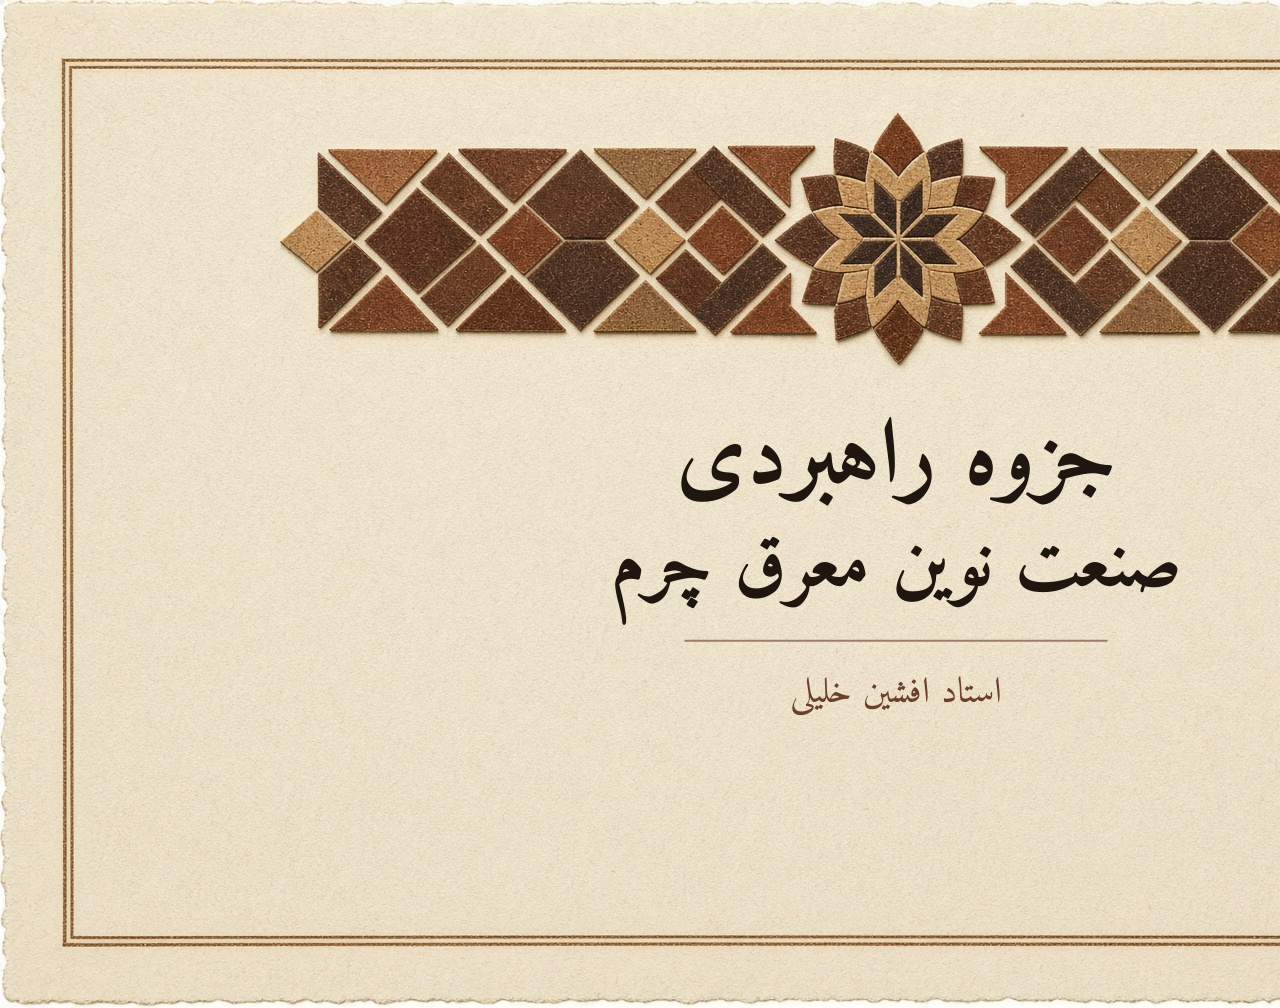
<file: .grok/og-work/card.html>
<!DOCTYPE html>
<html lang="fa" dir="rtl">
<head>
  <meta charset="utf-8" />
  <style>
    @font-face {
      font-family: Amiri;
      src: url("./Amiri-Bold.ttf") format("truetype");
      font-weight: 700;
      font-style: normal;
    }
    @font-face {
      font-family: Amiri;
      src: url("./Amiri-Regular.ttf") format("truetype");
      font-weight: 400;
      font-style: normal;
    }
    html, body {
      margin: 0;
      padding: 0;
      width: 1792px;
      height: 1008px;
      overflow: hidden;
      background: #F3EAD8;
    }
    .stage {
      position: relative;
      width: 1792px;
      height: 1008px;
      background: #F3EAD8 url("./bg.jpg") center / cover no-repeat;
    }
    .lockup {
      position: absolute;
      left: 50%;
      top: 56%;
      transform: translate(-50%, -50%);
      width: 62%;
      text-align: center;
      color: #1F1610;
    }
    h1 {
      font-family: Amiri, serif;
      font-weight: 700;
      font-size: 92px;
      line-height: 1.22;
      margin: 0;
      font-kerning: normal;
    }
    h1 .line2 {
      display: block;
      font-size: 76px;
      margin-top: 0.06em;
    }
    .rule {
      width: 38%;
      height: 2px;
      background: #9A8068;
      margin: 26px auto 20px;
    }
    .sub {
      font-family: Amiri, serif;
      font-weight: 400;
      font-size: 36px;
      color: #6B3F2A;
    }
  </style>
</head>
<body>
  <div class="stage">
    <div class="lockup">
      <h1>جزوه راهبردی<span class="line2">صنعت نوین معرق چرم</span></h1>
      <div class="rule"></div>
      <div class="sub">استاد افشین خلیلی</div>
    </div>
  </div>
</body>
</html>
</file>
